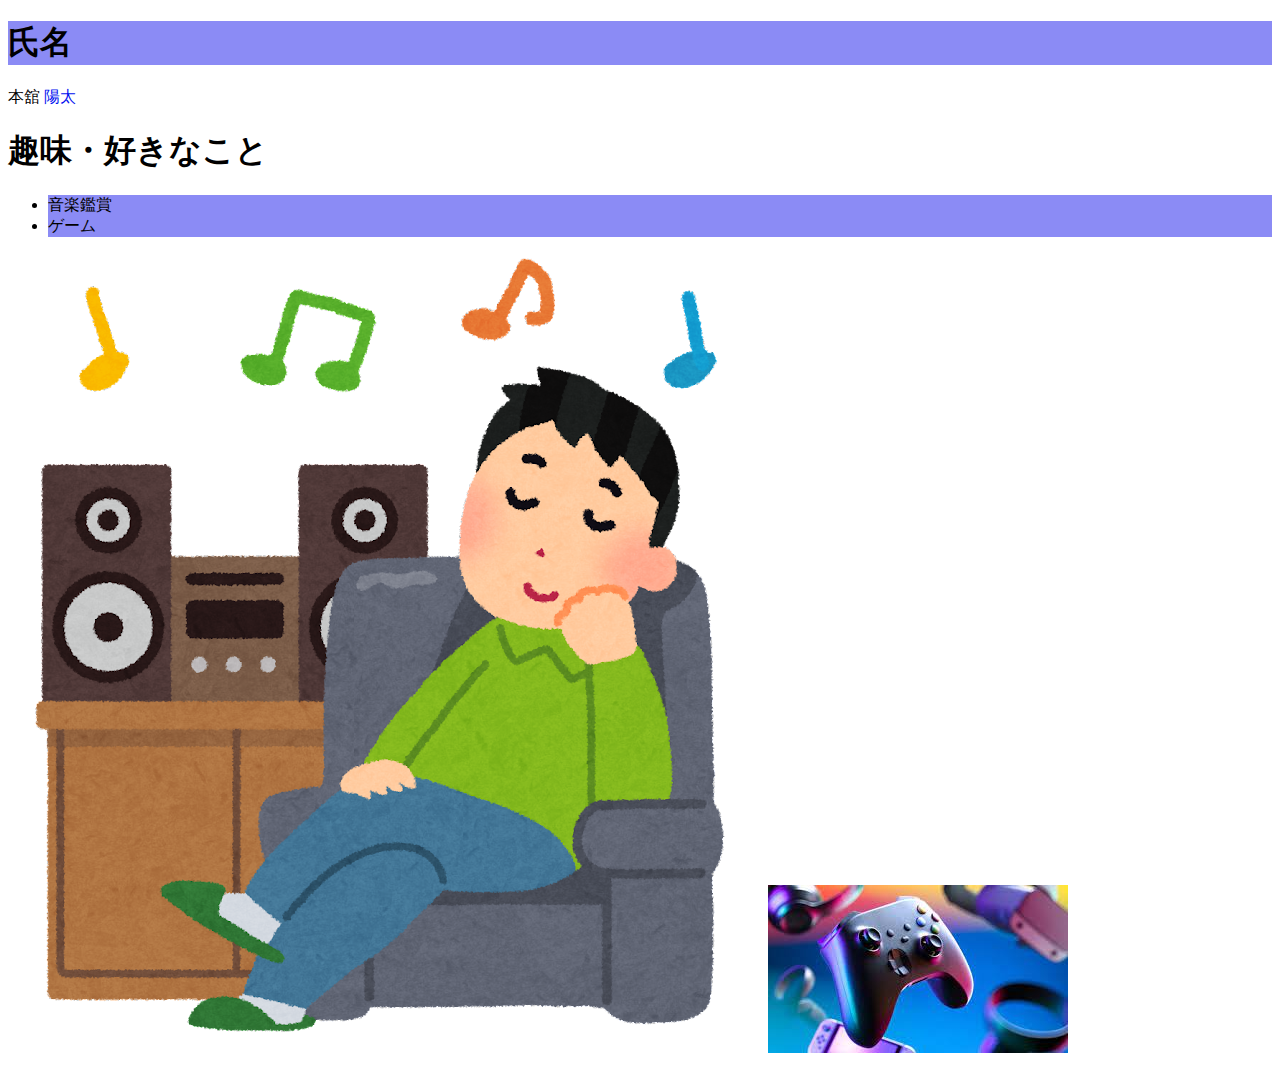
<file: profile/index.html>
<!DOCTYPE html>
<html>

<head>
    <title>自己紹介</title>
    <link rel = "stylesheet" href = "profile-style.css">
</head>

<body>
    <div class = "text-blue">
      <h1>氏名</h1>
    </div>
    <p> 本舘 <span id = "bg-blue"> 陽太 </span></p>
    <h1>趣味・好きなこと</h1>
    <ul>
        <li class = "text-blue  bg-orange"> 音楽鑑賞 </li>
        <li class = "text-blue" > ゲーム </li>
    </ul>
    <img src = "img/音楽鑑賞.png" alt = "音楽鑑賞">
    <img src = "img/ge-mmu.jpg" alt = "ゲーム">
</body>
</html>
</file>
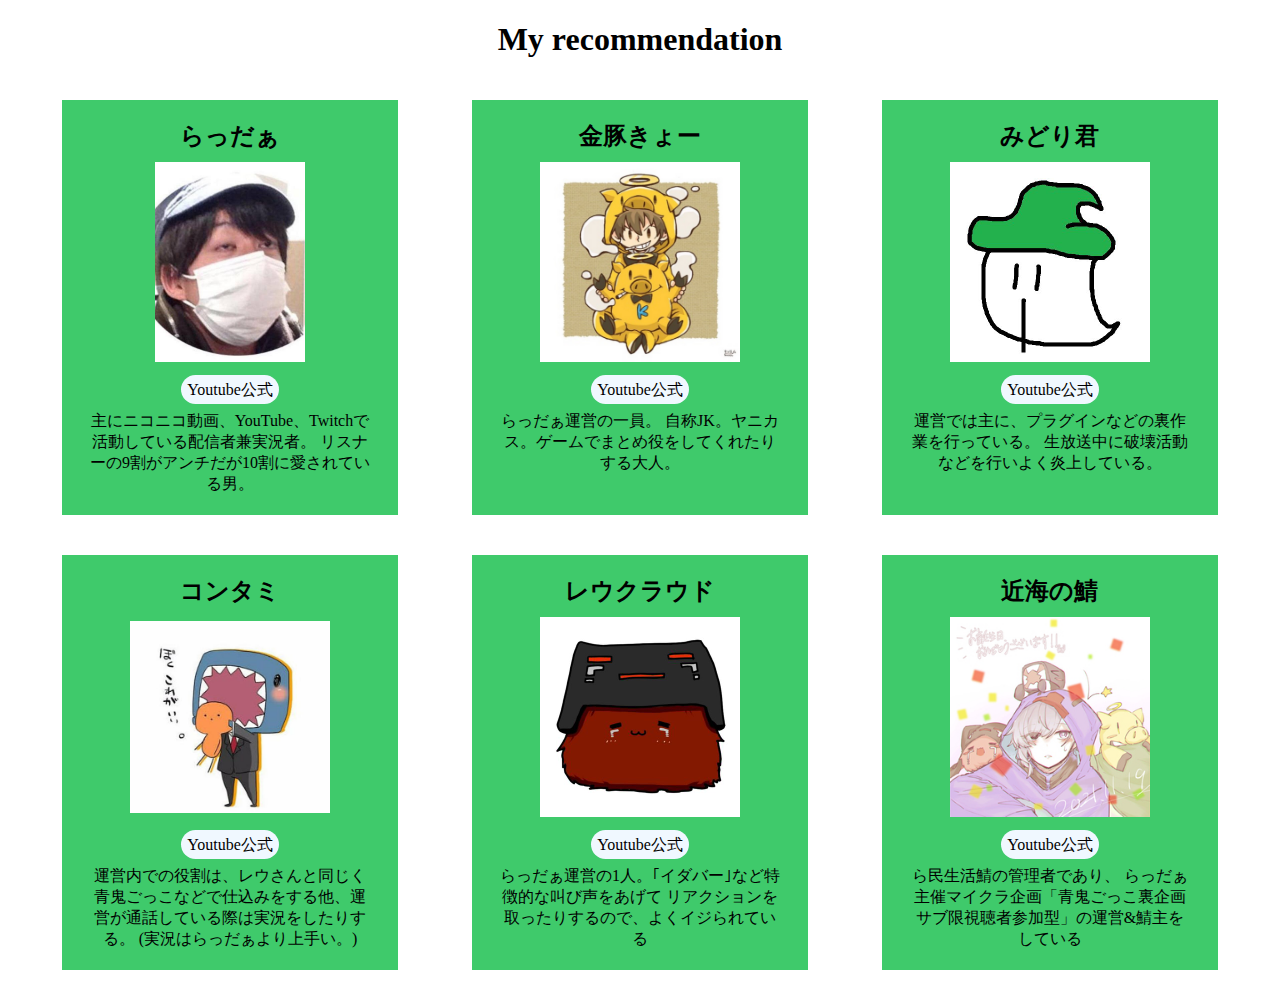
<file: box/box-layout.html>
<!DOCTYPE html>
<html lang="en">
<head>
    <meta charset="UTF-8">
    <meta name="viewport" content="width=device-width, initial-scale=1.0">
    <title>recommendation</title>
    <link rel="stylesheet" href="box-layout-style.css">
</head>
<body>
    <h1>My recommendation</h1>
    <div class="box">
    <div class="first">    
    <div class="guti">
        <h2>らっだぁ</h2>
        <div class="radao"><img src="img/radao.jpg" alt="らっだぁ"></div><br>
        <a href="#" target="_blank">Youtube公式</a>
        <p>主にニコニコ動画、YouTube、Twitchで活動している配信者兼実況者。
        リスナーの9割がアンチだが10割に愛されている男。</p>
    </div>
    <div class="guti">
        <h2>金豚きょー</h2>
        <div class="radao"><img src="img/unnamed.jpg" alt="きょーさん"></div><br>
        <a href="#" target="_blank">Youtube公式</a>
        <p>らっだぁ運営の一員。 自称JK。ヤニカス。ゲームでまとめ役をしてくれたりする大人。</p>
    </div>
    <div class="guti">
        <h2>みどり君</h2>
        <div class="radao"><img src="img/midorikunn.jpg" alt="みどり君"></div><br>
        <a href="#" target="_blank">Youtube公式</a>
        <p>運営では主に、プラグインなどの裏作業を行っている。
        生放送中に破壊活動などを行いよく炎上している。</p>
    </div>
    </div>
    <div class="second">
    <div class="guti">
        <h2>コンタミ</h2>
        <div class="radao"><img src="img/konntam.jpg" alt="コンちゃん"></div><br>
        <a href="#" target="_blank">Youtube公式</a>
        <p>運営内での役割は、レウさんと同じく青鬼ごっこなどで仕込みをする他、運営が通話している際は実況をしたりする。
      (実況はらっだぁより上手い。)</p>
    </div>
    <div class="guti">
        <h2>レウクラウド</h2>
        <div class="radao"><img src="img/reukuraudo.jpg" alt="レウさん"></div><br>
        <a href="#" target="_blank">Youtube公式</a>
        <P>らっだぁ運営の1人。｢イダバー｣など特徴的な叫び声をあげて
        リアクションを取ったりするので、よくイジられている</P>
    </div>
    <div class="guti">
        <h2>近海の鯖</h2>
        <div class="radao"><img src="img/kinnkai.jpg" alt="近海の鯖"></div><br>
        <a href="#" target="_blank">Youtube公式</a>
        <p>ら民生活鯖の管理者であり、
       らっだぁ主催マイクラ企画「青鬼ごっこ裏企画 サブ限視聴者参加型」の運営&鯖主をしている</p>
    </div>
</div>
</div>
</body>
</html>
</file>
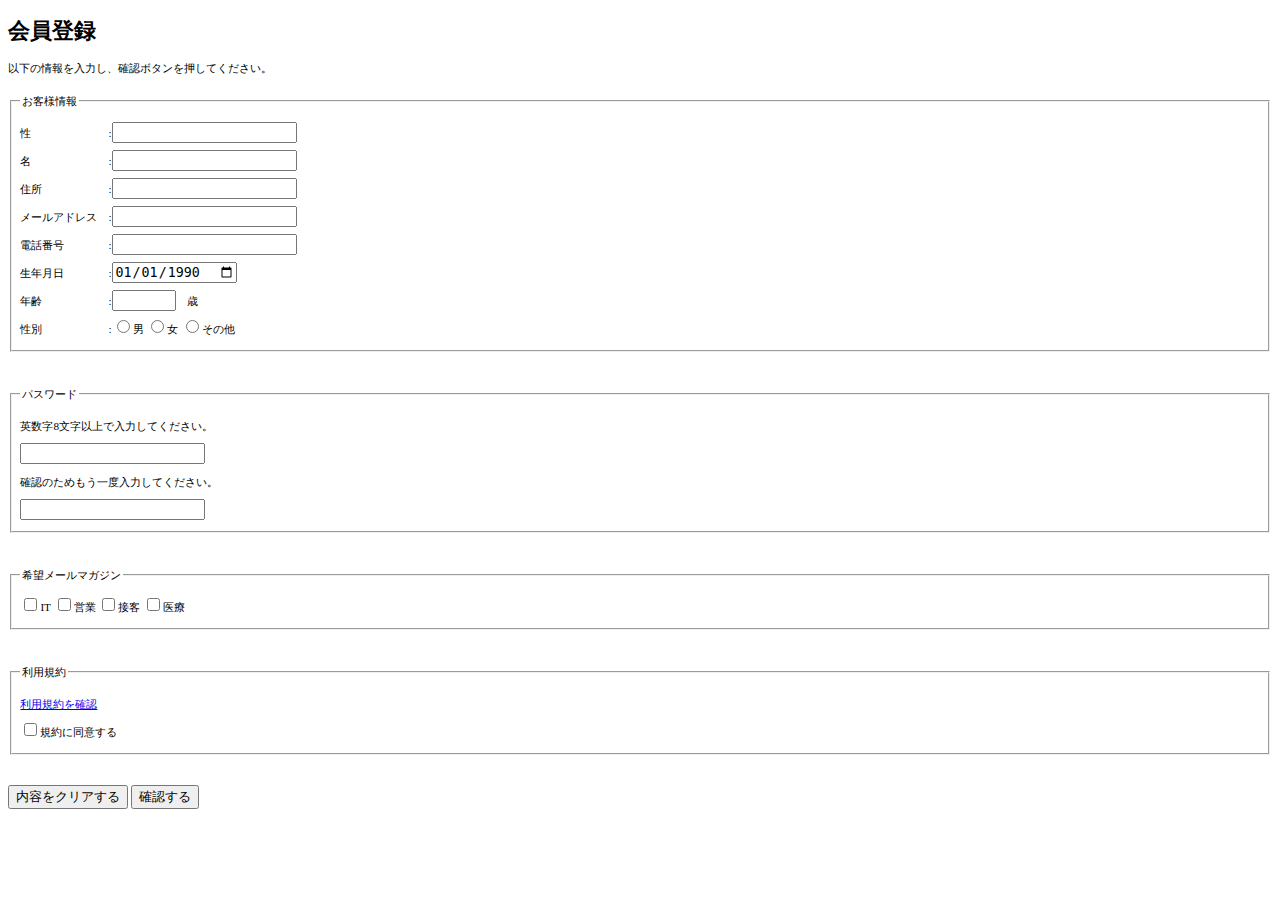
<file: form/form.html>
<!DOCTYPE html>
<html>
    <head>
        <title>入力フォーム</title>
        <link rel="stylesheet" href="form-style.css">
    </head>
<body>
    <h1>会員登録</h1>
    <p>以下の情報を入力し、確認ボタンを押してください。</p>
    <form action="#" method="post">
    <fieldset>
        <legend>お客様情報</legend> 
        性　　　　　　　:<input type="text" name="last_name"> <br>
        名　　　　　　　:<input type="text" name="first_name"> <br>
        住所　　　　　　:<input type="text" name="address"> <br>
        メールアドレス　:<input type="email" name="email"><br>
        電話番号　　　　:<input type="tel" name="tel"><br>
        生年月日　　　　:<input type="date" name="birthday" value="1990-01-01"><br>
        年齢　　　　　　:<input type="number" name="age" min="0" max="150">　歳<br>
        性別　　　　　　:<label><input type="radio" name="gender" value="0">男</label>
             <label><input type="radio" name="gender" value="1">女</label>
             <label><input type="radio" name="gender" value="2">その他</label>
             </fieldset>
            <br>
            
     <fieldset>    
       <legend>パスワード</legend>
       英数字8文字以上で入力してください。<br>
       <input type="password" name="password"><br>
       確認のためもう一度入力してください。<br>
       <input type="password" name="password_confirm"><br>    
    </fieldset>  
    <br>

    
    <fieldset>
        <legend>希望メールマガジン</legend>
        <label><input type="checkbox" name="magazine" value="1">IT</label>
        <label><input type="checkbox" name="magazine" value="2">営業</label>
        <label><input type="checkbox" name="magazine" value="3">接客</label>
        <label><input type="checkbox" name="magazine" value="4">医療</label>
    </fieldset>
    <br>


    <fieldset>
        <legend>利用規約</legend>
        <a href="terms.html">利用規約を確認</a><br>
        <label><input type="checkbox" name="terms" value="agree">規約に同意する</label>
    </fieldset>
     <br>

    <button type="reset">内容をクリアする</button>
    <button type="submit">確認する</button>
</form>
    
    

</body>    
</html>
</file>
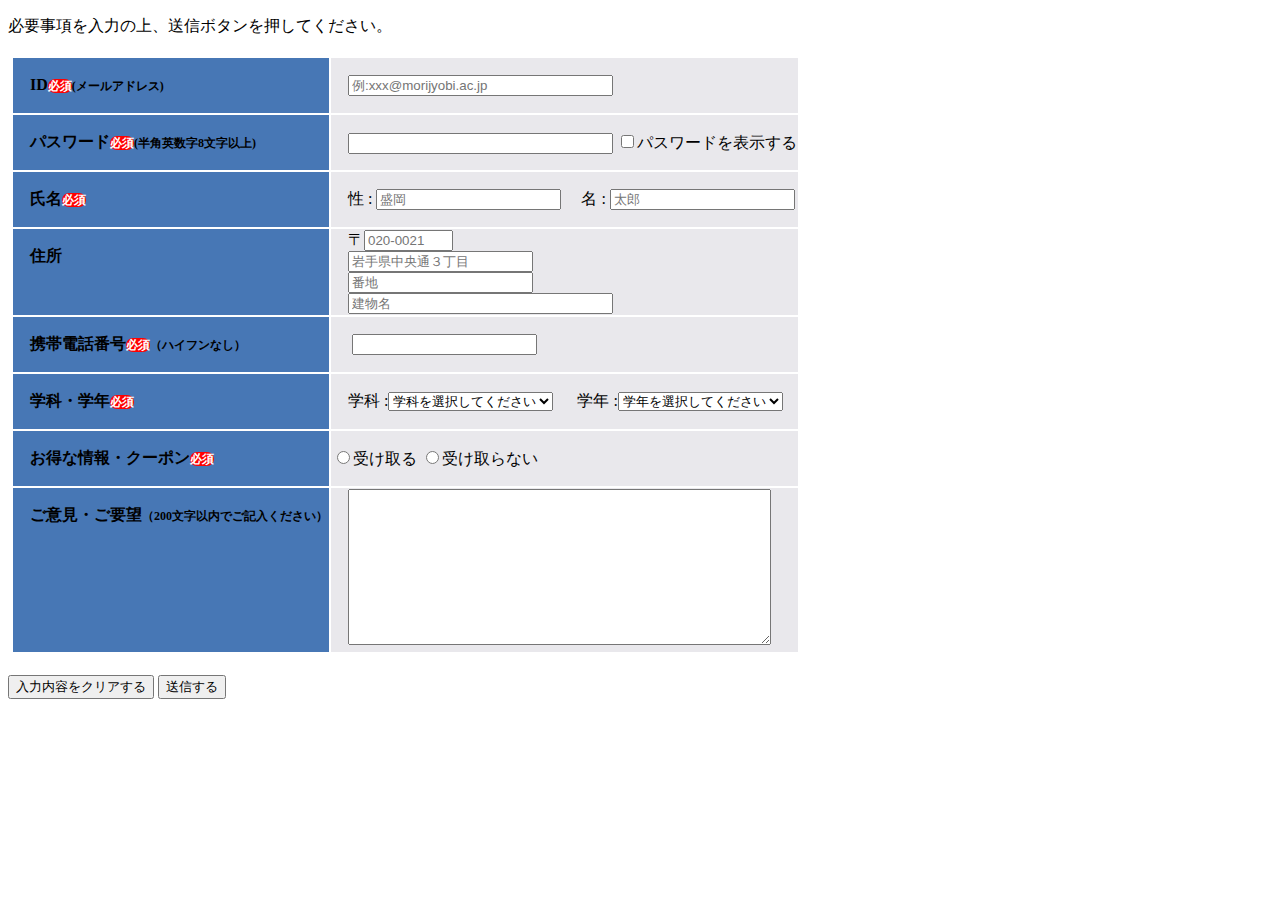
<file: form/register.html>
<!DOCTYPE html>
<html>
    <head>
        <title>登録フォーム</title>  
        <link rel = "stylesheet" href = "regisuter-style.css">
    </head>
<body>
    <p> 必要事項を入力の上、送信ボタンを押してください。</p>
    <form action = "#" method = "get" enctype = "multipart/form-data">
<table>  
 <tr>
    <th><P>　ID<span class="hissu">必須</span><span class="tiisaku">(メールアドレス)</span></P></th>
    <td>　<input type="email" name="user_email" size="30" placeholder="例:xxx@morijyobi.ac.jp" required></td>
 </tr>
 <tr>
    <th><p>　パスワード<span class="hissu">必須</span><span class="tiisaku">(半角英数字8文字以上)</span></p></th>
    <td>　<input type="password" name="user_pw" size="30" minlength="8" required>
        <label><input type="checkbox">パスワードを表示する</label> 
    </td>
 </tr>
 <tr>
    <th><p>　氏名<span class="hissu">必須</span></p></th>
    <td>　性 : <input type="text" name="last_name" placeholder="盛岡" required> 
        　名 : <input type="text" name="first_name" placeholder="太郎" required> </td>
    </tr>
 <tr>
    <th><p>　住所</p></th>
    <td>　〒<input type="text" name="address" size="8" placeholder="020-0021" readonly><br>
    　<input type="text" name="address" placeholder="岩手県中央通３丁目" readonly><br>
    　<input type="text" name="address" placeholder="番地" ><br>
    　<input type="text" name="address" placeholder="建物名" size="30"></td> 
 </tr>   
 <tr>
    <th><p>　携帯電話番号<span class="hissu">必須</span><span class="tiisaku">（ハイフンなし）</span></p></th>
    <td>　 <input type="tel" name="user_tel" required></td>
 </tr>    
<tr>
    <th><p>　学科・学年<span class="hissu">必須</span></p></th>
    <td>
        　学科 :<select name="class" required>
          <option value="" required>学科を選択してください</option>
          <option value="1">システム系学科</option>
          <option value="2">ビジネス系学科</option>
          <option value="3">デザイン系学科</option>
              </select> 
       　 学年 :<select name="number" required>
            <option value="">学年を選択してください</option>
            <option value="1">１年</option>
            <option value="2">２年</option>
            <option value="3">３年</option>
            <option value="4">４年</option>
        </select>      
    </td>
</tr>
<tr>
    <th><p>　お得な情報・クーポン<span class="hissu">必須</span></p></th>
    <td><label><input type="radio" name="magazin" required>受け取る</label>
        <label><input type="radio" name="magazin" required>受け取らない</label> </td>
</tr>
<tr>
    <th><p>　ご意見・ご要望<span class="tiisaku">（200文字以内でご記入ください）</span></p></th>
    <td>　<textarea name="multiple" cols="50" rows="10" maxlength="200"></textarea></td>
</tr>
</table>
<br>

<tr>
    <td><button type="reset">入力内容をクリアする</button>
    <button type="submit">送信する</button></td>
</tr>
    </form>
</body>

</html>
</file>
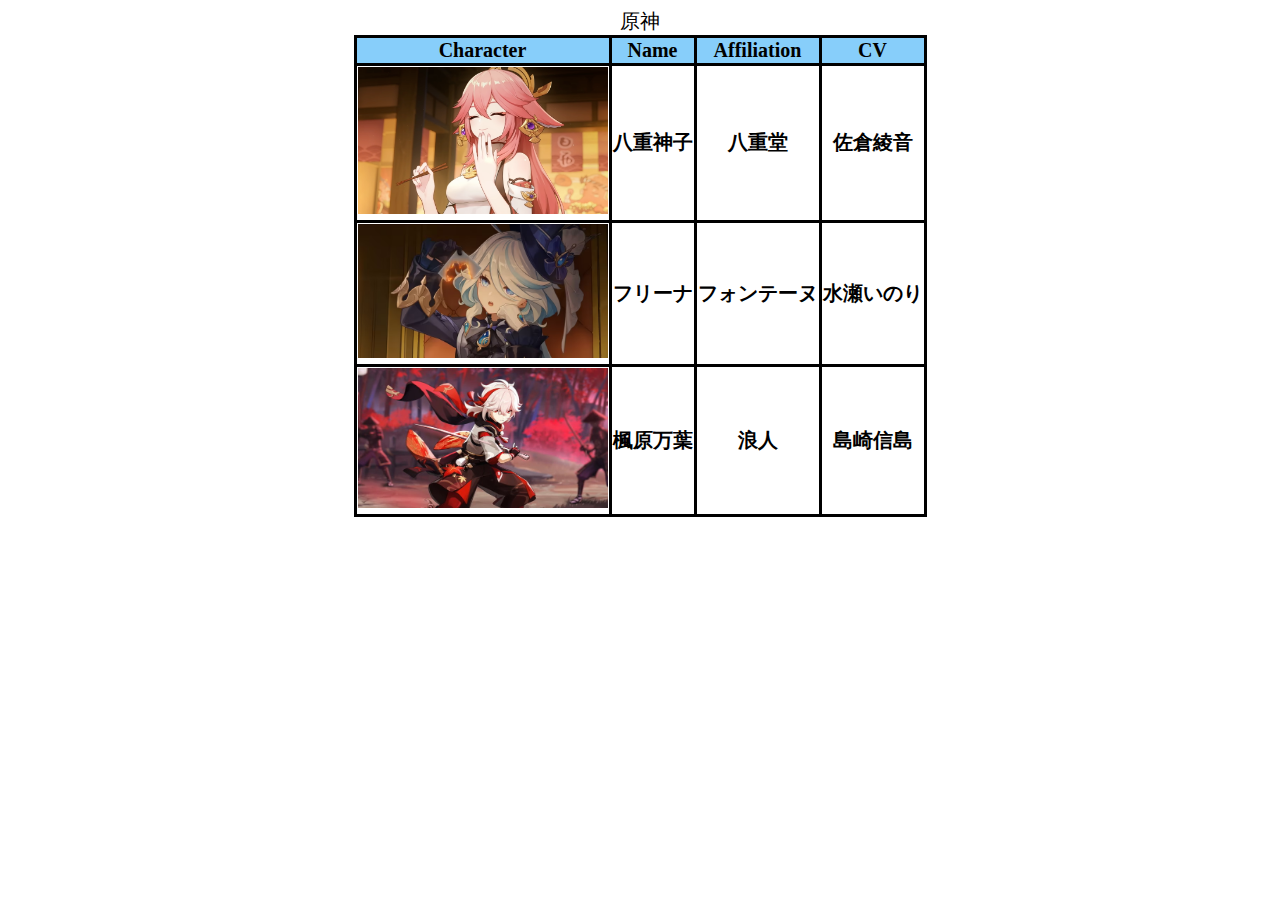
<file: table/table.html>
<!DOCTYPE html>
<html>

<head>
    <title> </title>
    <link rel = "stylesheet" href = "table-style.css">
</head>

<body>

<table>
    <caption> 原神 </caption>
    <thead>
            <th> Character </th>
            <th> Name </th>
            <th> Affiliation </th>
            <th> CV </th>
    </thead>
        </tr>
        <tr>
            <th> <img src = "img2/yaemiko.png" aut = "八重神子"> </th>
            <th> 八重神子 </th>
            <th> 八重堂 </th>
            <th> 佐倉綾音 </th>
        </tr>
            <th> <img src = "img2/huri-na.avif" aut = "フリーナ"> </th>
            <th> フリーナ </th>
            <th> フォンテーヌ </th>
            <th> 水瀬いのり </th>
        </tr>
            <th> <img src = "img2/kazuha.jpg" aut = "楓原万葉" > </th>
            <th> 楓原万葉 </th>
            <th> 浪人 </th>
            <th> 島崎信島</th>
</table>

</body>

</html>
</file>
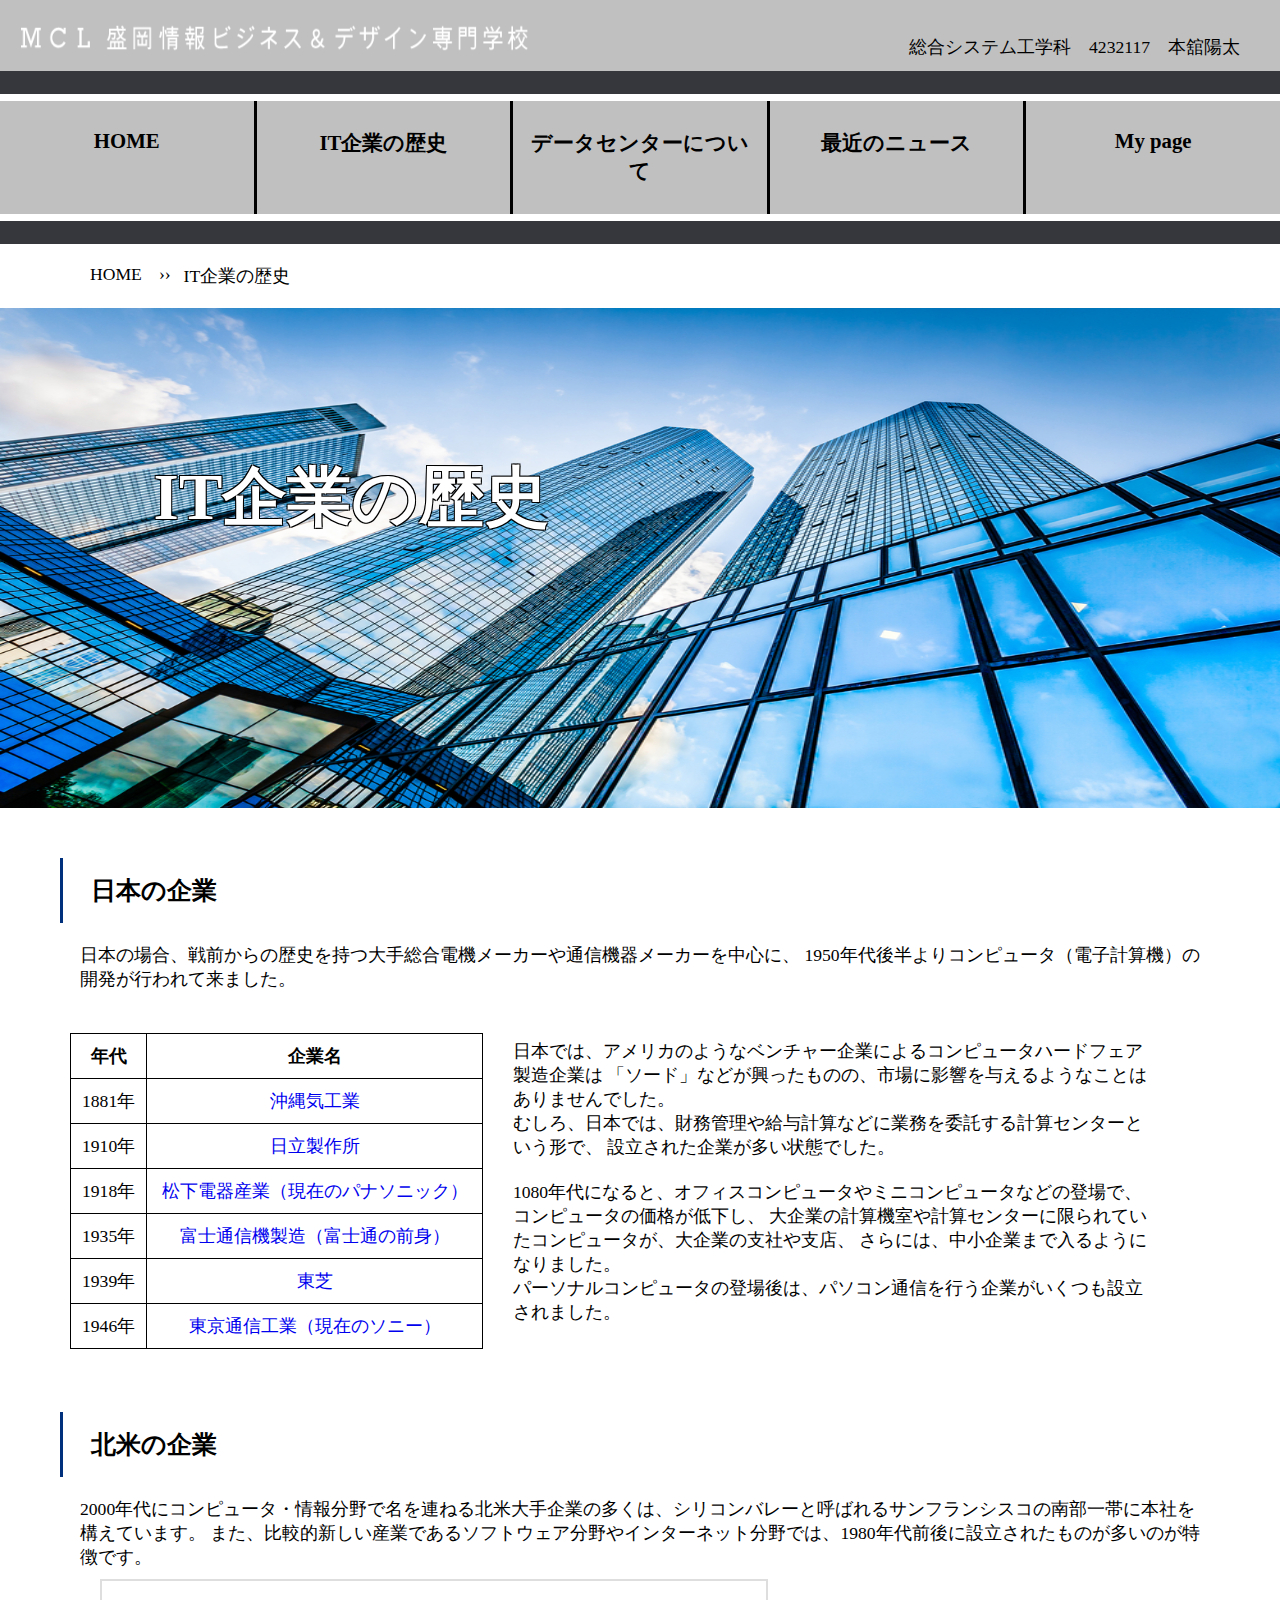
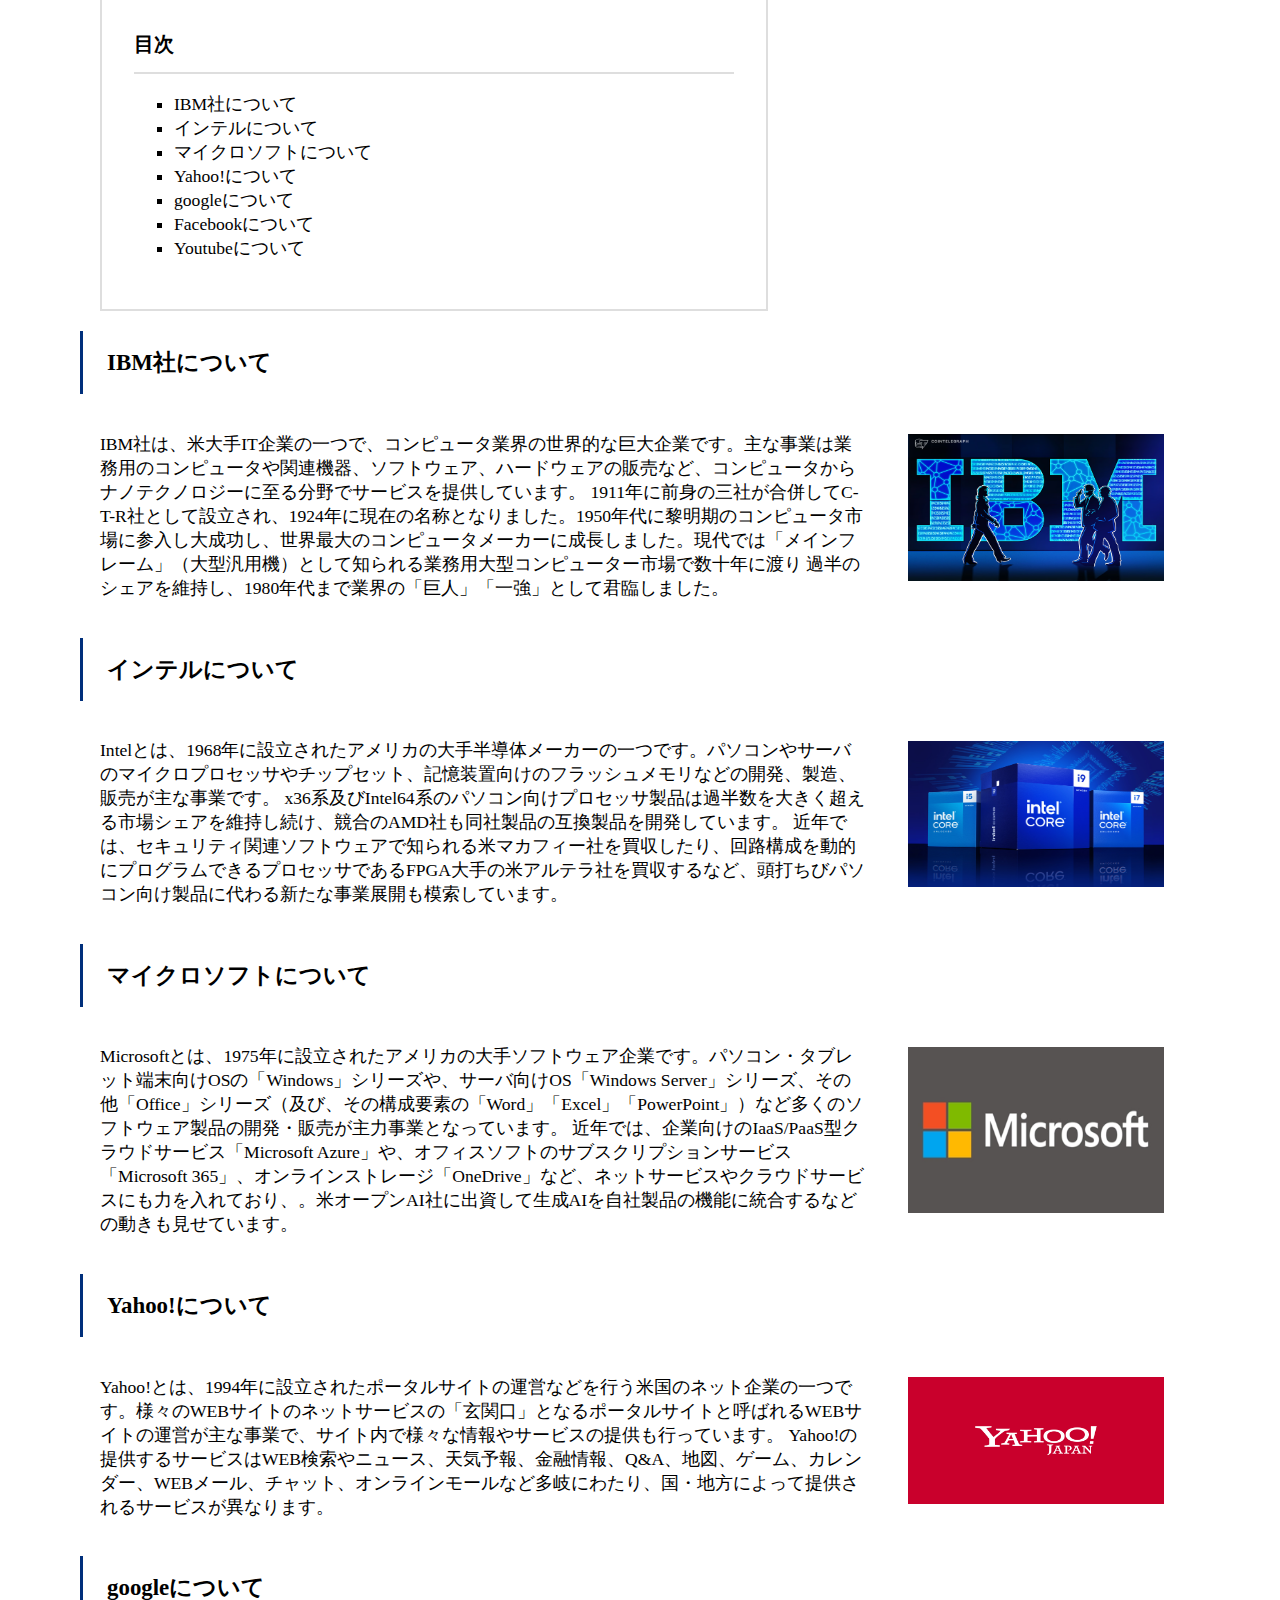
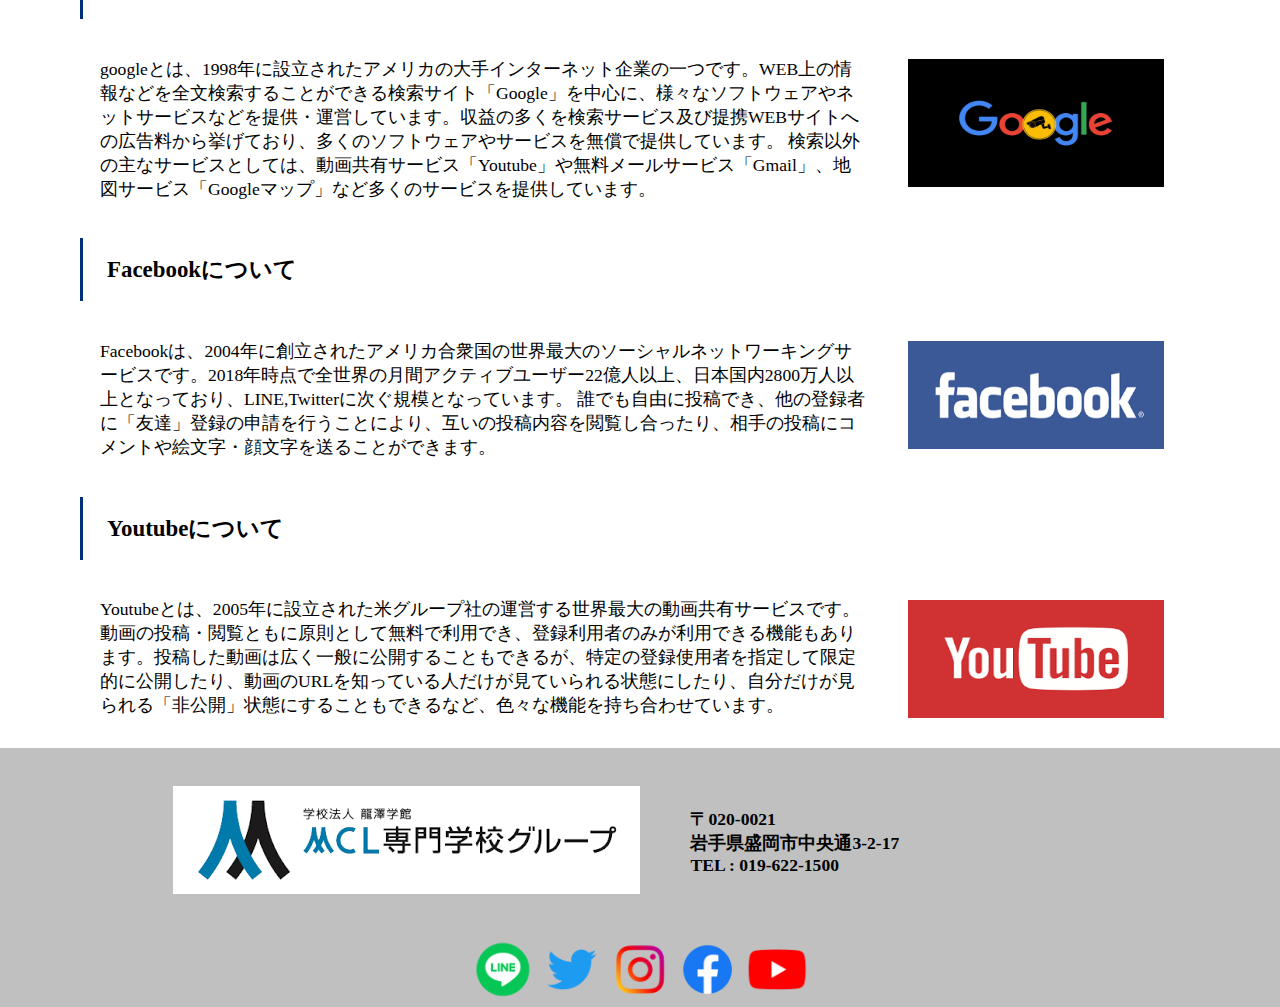
<file: midterm assignment/HTML/it.html>
<!DOCTYPE html>
<html lang="en">

<head>
    <meta charset="UTF-8">
    <meta name="viewport" content="width=device-width, initial-scale=1.0">
    <title>HTML/CSS 中間課題</title>
    <link rel="stylesheet" href="../CSS/all-style.css">
    <link rel="stylesheet" href="../CSS/it-style.css">
    <link rel="stylesheet" href="it.html">
    <link rel="stylesheet" href="occupation.html">
    <link rel="stylesheet" href="self-introduction.html">
    <link rel="stylesheet" href="#">
    <link rel="icon" href="../img/it/企業.png">

</head>

<body>
    <header class="sitehead">
        <div class="sitehead_inner">
            <main class="sitehead_left">
                <a href="../index.html">
                    <img src="../img/all/h1_logo.png" alt="h1_logo">
                </a>
            </main>

            <aside class="sitehead_right">
                <div>
                    <p>総合システム工学科　4232117　本舘陽太</p>
                </div>
            </aside>
        </div>
    </header>

    <div class="mainvisualnav_nav">
        <nav>
            <ul class="mainvisualnav">
                <li class="mainvisualnav_item">
                    <a href="../index.html">
                        <p class="mainvisualnav__title">HOME</p>
                    </a>
                </li>
                <li class="mainvisualnav_item">
                    <a href="#">
                        <p class="mainvisualnav__title">IT企業の歴史</p>
                    </a>
                </li>
                <li class="mainvisualnav_item">
                    <a href="occupation.html">
                        <p class="mainvisualnav__title">データセンターについて</p>
                    </a>
                </li>
                <li class="mainvisualnav_item">
                    <a href="news.html">
                        <p class="mainvisualnav__title">最近のニュース</p>
                    </a>
                </li>
                <li class="mainvisualnav_item">
                    <a href="self-introduction.html">
                        <p class="mainvisualnav__title">My page</p>
                    </a>
                </li>
            </ul>
        </nav>
    </div>

    <ol class="breadcrumbs">
        <li><a href="../index.html">HOME</a></li>
        <li><a href="#">IT企業の歴史</a></li>
    </ol>

    <div class="it_ipg">
        <img src="../img/it/IT企業.jpg" alt="IT企業">
        <p>IT企業の歴史</p>
    </div>

    <h1 id="page_it1">日本の企業</h1>
    <p class="it1_p">日本の場合、戦前からの歴史を持つ大手総合電機メーカーや通信機器メーカーを中心に、
        1950年代後半よりコンピュータ（電子計算機）の開発が行われて来ました。</p>
    <div class="container">
        <main class="it1_main">
            <article>
                <table class="japan">
                    <tr>
                        <th>年代</th>
                        <th>企業名</th>
                    </tr>
                    <tr>
                        <td>1881年</td>
                        <td><a
                                href="https://ja.wikipedia.org/wiki/%E6%B2%96%E9%9B%BB%E6%B0%97%E5%B7%A5%E6%A5%AD">沖縄気工業</a>
                        </td>
                    </tr>
                    <tr>
                        <td>1910年</td>
                        <td><a
                                href="https://ja.wikipedia.org/wiki/%E6%97%A5%E7%AB%8B%E8%A3%BD%E4%BD%9C%E6%89%80">日立製作所</a>
                        </td>
                    </tr>
                    <tr>
                        <td>1918年</td>
                        <td><a
                                href="https://ja.wikipedia.org/wiki/%E3%83%91%E3%83%8A%E3%82%BD%E3%83%8B%E3%83%83%E3%82%AF">松下電器産業（現在のパナソニック）</a>
                        </td>
                    </tr>
                    <tr>
                        <td>1935年</td>
                        <td><a href="https://ja.wikipedia.org/wiki/%E5%AF%8C%E5%A3%AB%E9%80%9A">富士通信機製造（富士通の前身）</a>
                        </td>
                    </tr>
                    <tr>
                        <td>1939年</td>
                        <td><a href="https://ja.wikipedia.org/wiki/%E6%9D%B1%E8%8A%9D">東芝</a></td>
                    </tr>
                    <tr>
                        <td>1946年</td>
                        <td><a href="https://ja.wikipedia.org/wiki/%E3%82%BD%E3%83%8B%E3%83%BC">東京通信工業（現在のソニー）</a>
                        </td>
                    </tr>
                </table>
            </article>
        </main>
        <aside class="it1_aside">
            <p>日本では、アメリカのようなベンチャー企業によるコンピュータハードフェア製造企業は
                「ソード」などが興ったものの、市場に影響を与えるようなことはありませんでした。<br>
                むしろ、日本では、財務管理や給与計算などに業務を委託する計算センターという形で、
                設立された企業が多い状態でした。<br><br>
                1080年代になると、オフィスコンピュータやミニコンピュータなどの登場で、コンピュータの価格が低下し、
                大企業の計算機室や計算センターに限られていたコンピュータが、大企業の支社や支店、
                さらには、中小企業まで入るようになりました。<br>
                パーソナルコンピュータの登場後は、パソコン通信を行う企業がいくつも設立されました。
            </p>
        </aside>
    </div>
    <br>

    <h1 id="page_it2">北米の企業</h1>
    <p class="it1_p">2000年代にコンピュータ・情報分野で名を連ねる北米大手企業の多くは、シリコンバレーと呼ばれるサンフランシスコの南部一帯に本社を構えています。
        また、比較的新しい産業であるソフトウェア分野やインターネット分野では、1980年代前後に設立されたものが多いのが特徴です。
    </p>

    <div class="page_all">

        <div class="page_index">
            <p>目次</p>
            <ul type="square">
                <li><a href="#page1">IBM社について</a></li>
                <li><a href="#page2">インテルについて</a></li>
                <li><a href="#page3">マイクロソフトについて</a></li>
                <li><a href="#page4">Yahoo!について</a></li>
                <li><a href="#page5">googleについて</a></li>
                <li><a href="#page6">Facebookについて</a></li>
                <li><a href="#page7">Youtubeについて</a></li>
            </ul>
        </div>
    </div>

    <h2 id="page1">IBM社について</h2>
    <div class="page_aside">
        <main class="page_main">
            <p class="page_p">
                IBM社は、米大手IT企業の一つで、コンピュータ業界の世界的な巨大企業です。主な事業は業務用のコンピュータや関連機器、ソフトウェア、ハードウェアの販売など、コンピュータからナノテクノロジーに至る分野でサービスを提供しています。
                1911年に前身の三社が合併してC-T-R社として設立され、1924年に現在の名称となりました。1950年代に黎明期のコンピュータ市場に参入し大成功し、世界最大のコンピュータメーカーに成長しました。現代では「メインフレーム」（大型汎用機）として知られる業務用大型コンピューター市場で数十年に渡り
                過半のシェアを維持し、1980年代まで業界の「巨人」「一強」として君臨しました。
            </p>
        </main>
        <aside class="aside_img">
            <img src="../img/it/IBM.jpg" alt="IBM">
        </aside>
    </div>

    <h2 id="page2">インテルについて</h2>
    <div class="page_aside">
        <main class="page_main">
            <p class="page_p">
                Intelとは、1968年に設立されたアメリカの大手半導体メーカーの一つです。パソコンやサーバのマイクロプロセッサやチップセット、記憶装置向けのフラッシュメモリなどの開発、製造、販売が主な事業です。
                x36系及びIntel64系のパソコン向けプロセッサ製品は過半数を大きく超える市場シェアを維持し続け、競合のAMD社も同社製品の互換製品を開発しています。
                近年では、セキュリティ関連ソフトウェアで知られる米マカフィー社を買収したり、回路構成を動的にプログラムできるプロセッサであるFPGA大手の米アルテラ社を買収するなど、頭打ちびパソコン向け製品に代わる新たな事業展開も模索しています。
            </p>
        </main>
        <aside class="aside_img">
            <img src="../img/it/intel.jpg" alt="intel">
        </aside>
    </div>

    <h2 id="page3">マイクロソフトについて</h2>
    <div class="page_aside">
        <main class="page_main">
            <p class="page_p">
                Microsoftとは、1975年に設立されたアメリカの大手ソフトウェア企業です。パソコン・タブレット端末向けOSの「Windows」シリーズや、サーバ向けOS「Windows
                Server」シリーズ、その他「Office」シリーズ（及び、その構成要素の「Word」「Excel」「PowerPoint」）など多くのソフトウェア製品の開発・販売が主力事業となっています。
                近年では、企業向けのIaaS/PaaS型クラウドサービス「Microsoft Azure」や、オフィスソフトのサブスクリプションサービス「Microsoft
                365」、オンラインストレージ「OneDrive」など、ネットサービスやクラウドサービスにも力を入れており、。米オープンAI社に出資して生成AIを自社製品の機能に統合するなどの動きも見せています。
            </p>
        </main>
        <aside class="aside_img">
            <img src="../img/it/Microsoft.avif" alt="Microsoft">
        </aside>
    </div>

    <h2 id="page4">Yahoo!について</h2>
    <div class="page_aside">
        <main class="page_main">
            <p class="page_p">
                Yahoo!とは、1994年に設立されたポータルサイトの運営などを行う米国のネット企業の一つです。様々のWEBサイトのネットサービスの「玄関口」となるポータルサイトと呼ばれるWEBサイトの運営が主な事業で、サイト内で様々な情報やサービスの提供も行っています。
                Yahoo!の提供するサービスはWEB検索やニュース、天気予報、金融情報、Q&A、地図、ゲーム、カレンダー、WEBメール、チャット、オンラインモールなど多岐にわたり、国・地方によって提供されるサービスが異なります。
            </p>
        </main>
        <aside class="aside_img">
            <img src="../img/it/Yahoo.png" alt="Yahoo">
        </aside>
    </div>

    <h2 id="page5">googleについて</h2>
    <div class="page_aside">
        <main class="page_main">
            <p class="page_p">
                googleとは、1998年に設立されたアメリカの大手インターネット企業の一つです。WEB上の情報などを全文検索することができる検索サイト「Google」を中心に、様々なソフトウェアやネットサービスなどを提供・運営しています。収益の多くを検索サービス及び提携WEBサイトへの広告料から挙げており、多くのソフトウェアやサービスを無償で提供しています。
                検索以外の主なサービスとしては、動画共有サービス「Youtube」や無料メールサービス「Gmail」、地図サービス「Googleマップ」など多くのサービスを提供しています。
            </p>
        </main>
        <aside class="aside_img">
            <img src="../img/it/Google.jpg" alt="google">
        </aside>
    </div>

    <h2 id="page6">Facebookについて</h2>
    <div class="page_aside">
        <main class="page_main">
            <p class="page_p">
                Facebookは、2004年に創立されたアメリカ合衆国の世界最大のソーシャルネットワーキングサービスです。2018年時点で全世界の月間アクティブユーザー22億人以上、日本国内2800万人以上となっており、LINE,Twitterに次ぐ規模となっています。
                誰でも自由に投稿でき、他の登録者に「友達」登録の申請を行うことにより、互いの投稿内容を閲覧し合ったり、相手の投稿にコメントや絵文字・顔文字を送ることができます。
            </p>
        </main>
        <aside class="aside_img">
            <img src="../img/it/facebook.png" alt="facebook">
        </aside>
    </div>

    <h2 id="page7">Youtubeについて</h2>
    <div class="page_aside">
        <main class="page_main">
            <p class="page_p">
                Youtubeとは、2005年に設立された米グループ社の運営する世界最大の動画共有サービスです。
                動画の投稿・閲覧ともに原則として無料で利用でき、登録利用者のみが利用できる機能もあります。投稿した動画は広く一般に公開することもできるが、特定の登録使用者を指定して限定的に公開したり、動画のURLを知っている人だけが見ていられる状態にしたり、自分だけが見られる「非公開」状態にすることもできるなど、色々な機能を持ち合わせています。
            </p>
        </main>
        <aside class="aside_img">
            <img src="../img/it/Youtube.png" alt="youtube">
        </aside>
    </div>


    <footer>
        <div class="container">
            <main class="container_left">
                <div class="footer_img">
                    <img src="../img/all/download.png" alt="MCL">
                </div>
            </main>

            <aside class="footer_right">
                <p class="footer_p">〒020-0021 <br>
                    岩手県盛岡市中央通3-2-17 <br>
                    TEL : 019-622-1500
                </p>
            </aside>
        </div>
        <div class="box">
            <nav>
                <a href="https://line.me/R/ti/p/@498xrxml"><img src="../img/all/line.png" alt="line"></a>
                <a href="https://twitter.com/morijyobi_olive"><img src="../img/all/tw.png" alt="tw"></a>
                <a href="https://www.instagram.com/morijyobi_official/"><img src="../img/all/insta.png" alt="insta"></a>
                <a href="https://www.facebook.com/morijyobi/"><img src="../img/all/facebook.png" alt="facebook"></a>
                <a href="https://www.youtube.com/channel/UCAKPgACb02tmwJKZDAlQENA"><img src="../img/all/yt.png"
                        alt="youtube"></a>
            </nav>
        </div>
    </footer>
</body>

</html>
</file>
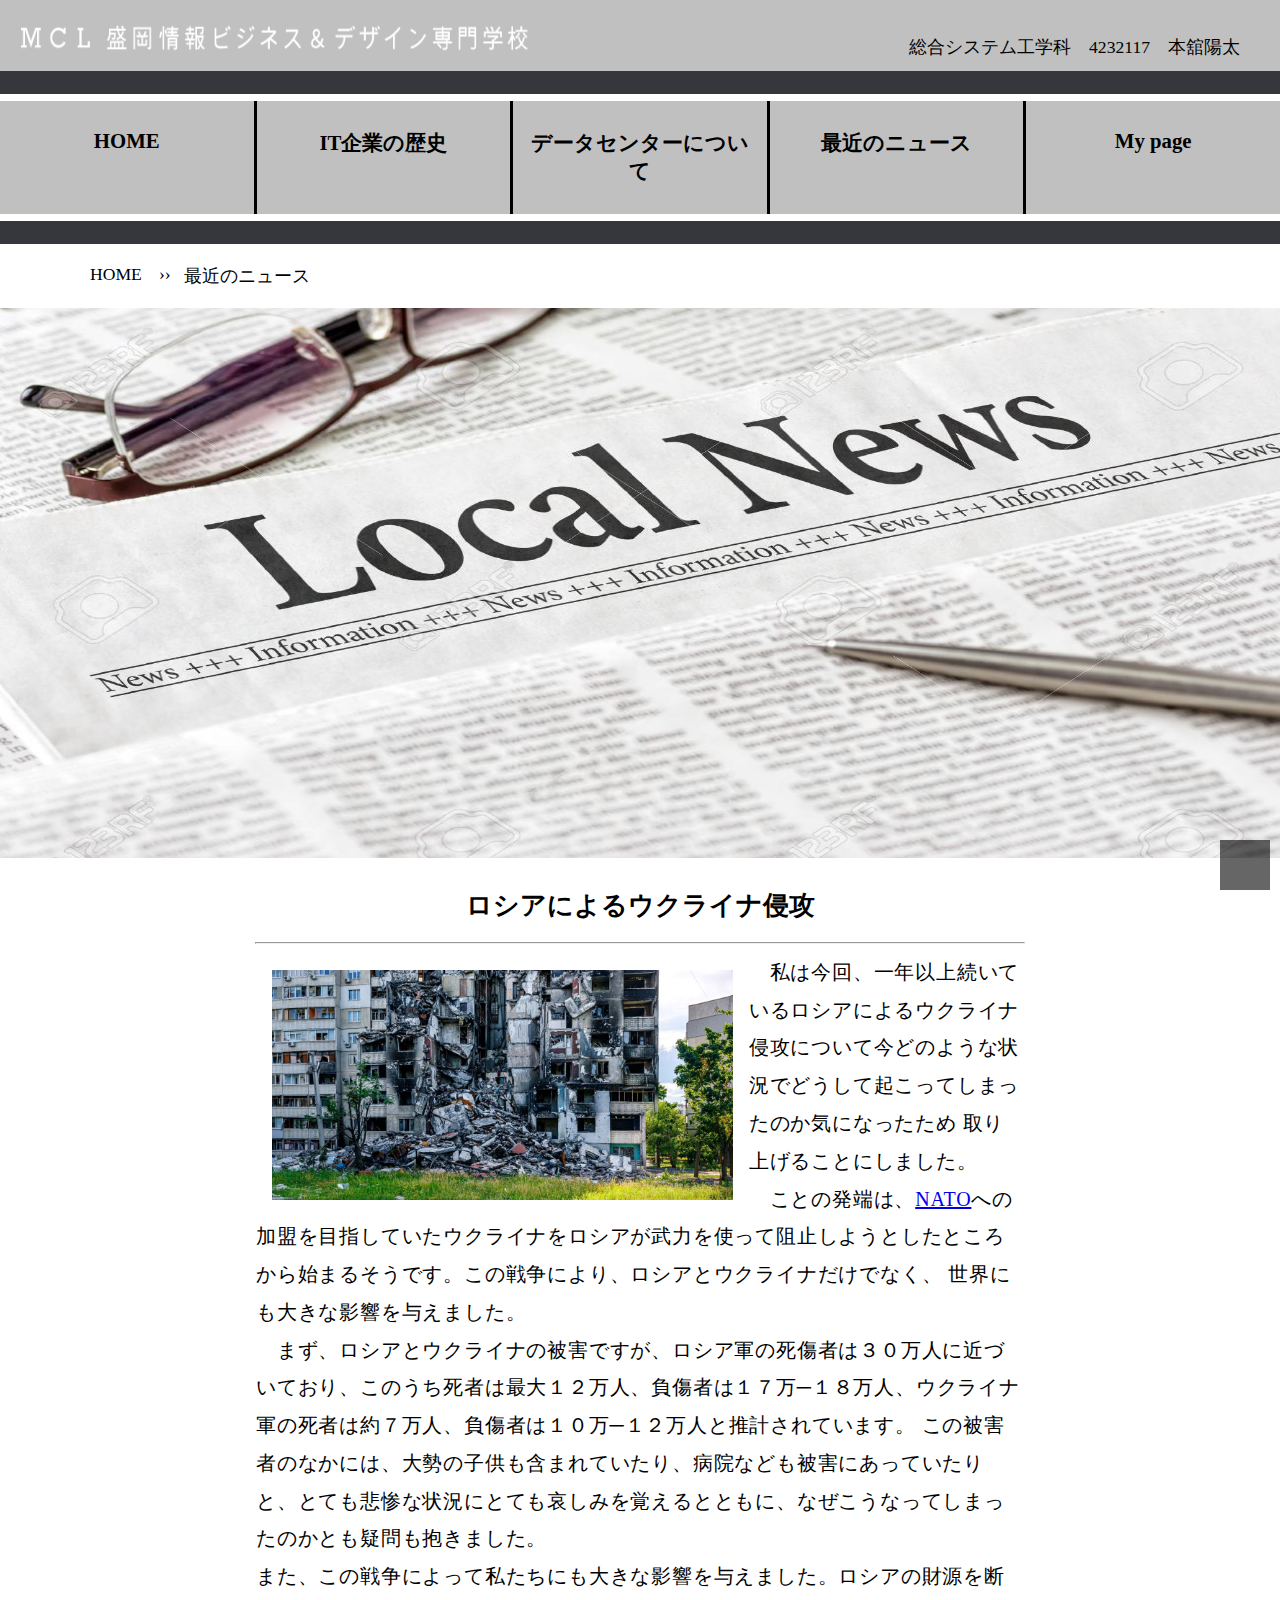
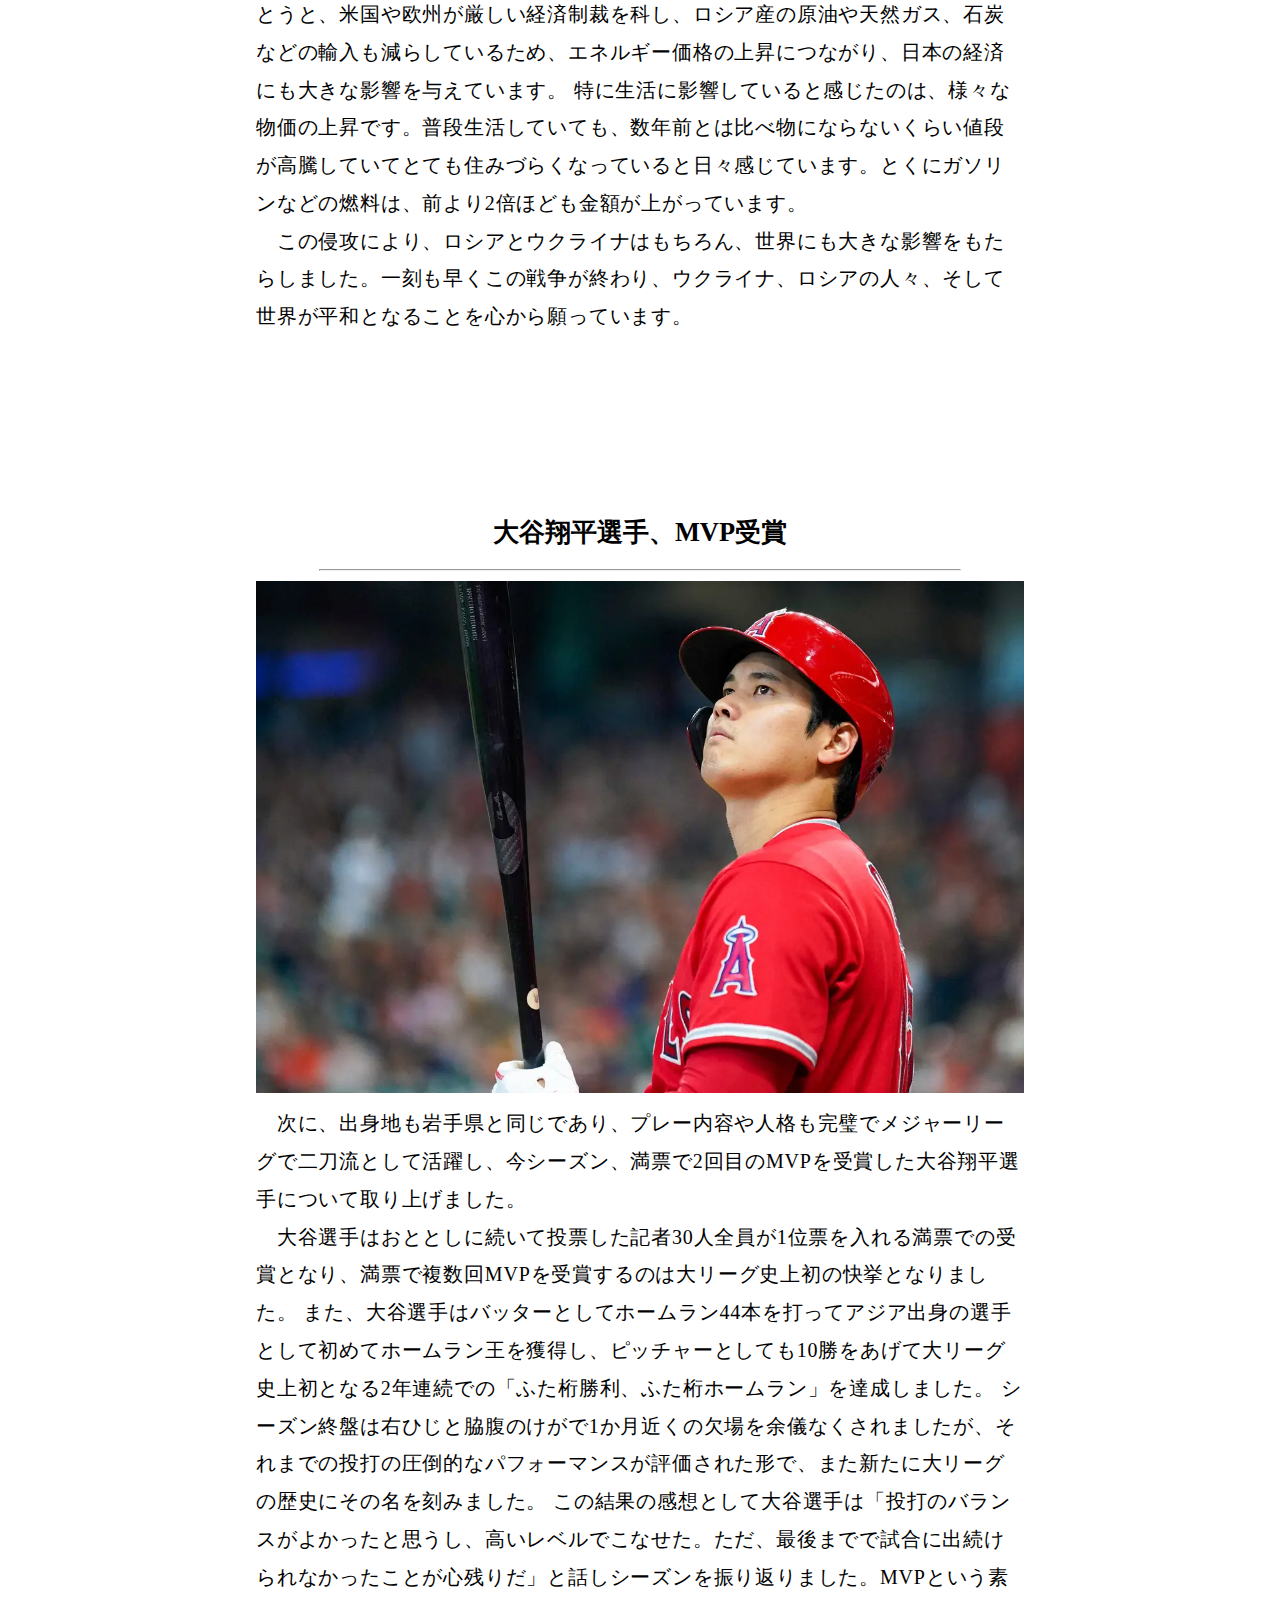
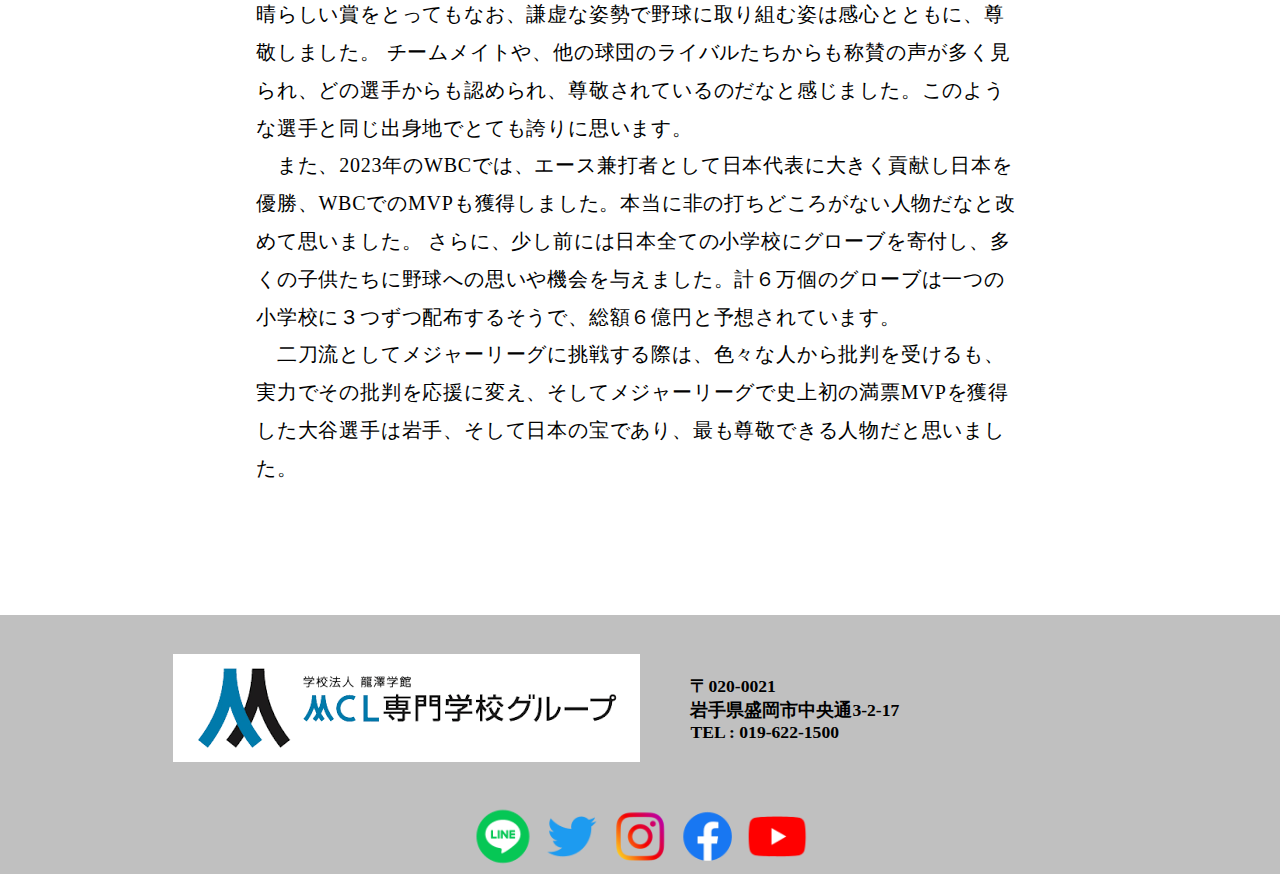
<file: midterm assignment/HTML/news.html>
<!DOCTYPE html>
<html lang="en">

<head>
    <meta charset="UTF-8">
    <meta name="viewport" content="width=device-width, initial-scale=1.0">
    <title>HTML/CSS 中間課題</title>
    <link rel="stylesheet" href="../CSS/all-style.css">
    <link rel="stylesheet" href="../CSS/news-style.css">
    <link rel="stylesheet" href="it.html">
    <link rel="stylesheet" href="occupation.html">
    <link rel="stylesheet" href="self-introduction.html">
    <link rel="stylesheet" href="#">

</head>

<body>
    <header class="sitehead">
        <div class="sitehead_inner">
            <main class="sitehead_left">
                <a href="../index.html">
                    <img src="../img/all/h1_logo.png" alt="h1_logo">
                </a>
            </main>

            <aside class="sitehead_right">
                <div>
                    <p>総合システム工学科　4232117　本舘陽太</p>
                </div>
            </aside>
        </div>
    </header>

    <div class="mainvisualnav_nav">
        <nav>
            <ul class="mainvisualnav">
                <li class="mainvisualnav_item">
                    <a href="../index.html">
                        <p class="mainvisualnav__title">HOME</p>
                    </a>
                </li>
                <li class="mainvisualnav_item">
                    <a href="it.html">
                        <p class="mainvisualnav__title">IT企業の歴史</p>
                    </a>
                </li>
                <li class="mainvisualnav_item">
                    <a href="occupation.html">
                        <p class="mainvisualnav__title">データセンターについて</p>
                    </a>
                </li>
                <li class="mainvisualnav_item">
                    <a href="#">
                        <p class="mainvisualnav__title">最近のニュース</p>
                    </a>
                </li>
                <li class="mainvisualnav_item">
                    <a href="self-introduction.html">
                        <p class="mainvisualnav__title">My page</p>
                    </a>
                </li>
            </ul>
        </nav>
    </div>

    <ol class="breadcrumbs">
        <li><a href="../index.html">HOME</a></li>
        <li><a href="#">最近のニュース</a></li>
    </ol>

    <div class="home_ipg">
        <img src="../img/news/新聞.jpg" alt="新聞">
    </div>
<!-- 
    <h2 class="h2_tag">最近のニュース</h2>
    <hr width="50%"> -->

    <!-- <div class="page_aside">
        <div class="page_index">
            <p>目次</p>
            <div class="page_index1">
                <ul type="square" class="ul_目次">
                    <li><a href="#news1">ロシアによるウクライナ侵攻</a></li>
                    <li><a href="#news2">大谷翔平選手、MVP受賞</a></li>
                </ul>
                <aside class="aside">
                    <img src="../img/news/目次.jpg" alt="目次">
                </aside>
            </div>
        </div>
    </div> -->



    <div id="page_top"><a href="#"></a></div>

    <h2 class="h2_tag" id="news1">
        ロシアによるウクライナ侵攻
    </h2>
    <hr width="60%">
    <div class="news_div">
        <img src="../img/news/news1.jpg" alt="news1" class="float_left">
        <p class="news_p">
            　私は今回、一年以上続いているロシアによるウクライナ侵攻について今どのような状況でどうして起こってしまったのか気になったため
            取り上げることにしました。<br>
            　ことの発端は、<a
                href="https://www.mofa.go.jp/mofaj/area/nato/index.html">NATO</a>への加盟を目指していたウクライナをロシアが武力を使って阻止しようとしたところから始まるそうです。この戦争により、ロシアとウクライナだけでなく、
            世界にも大きな影響を与えました。<br>
            　まず、ロシアとウクライナの被害ですが、ロシア軍の死傷者は３０万人に近づいており、このうち死者は最大１２万人、負傷者は１７万─１８万人、ウクライナ軍の死者は約７万人、負傷者は１０万─１２万人と推計されています。
            この被害者のなかには、大勢の子供も含まれていたり、病院なども被害にあっていたりと、とても悲惨な状況にとても哀しみを覚えるとともに、なぜこうなってしまったのかとも疑問も抱きました。<br>
            また、この戦争によって私たちにも大きな影響を与えました。ロシアの財源を断とうと、米国や欧州が厳しい経済制裁を科し、ロシア産の原油や天然ガス、石炭などの輸入も減らしているため、エネルギー価格の上昇につながり、日本の経済にも大きな影響を与えています。
            特に生活に影響していると感じたのは、様々な物価の上昇です。普段生活していても、数年前とは比べ物にならないくらい値段が高騰していてとても住みづらくなっていると日々感じています。とくにガソリンなどの燃料は、前より2倍ほども金額が上がっています。<br>
            　この侵攻により、ロシアとウクライナはもちろん、世界にも大きな影響をもたらしました。一刻も早くこの戦争が終わり、ウクライナ、ロシアの人々、そして世界が平和となることを心から願っています。
        </p>
    </div>


    <br>

    <h2 class="h2_tag" id="news2">
        大谷翔平選手、MVP受賞
    </h2>
    <hr width="50%">
    <div class="news_div">
        <div class="news2_img">
            <img src="../img/news/news2.jpg" alt="news2">
        </div>
        <p class="news_p">
            　次に、出身地も岩手県と同じであり、プレー内容や人格も完璧でメジャーリーグで二刀流として活躍し、今シーズン、満票で2回目のMVPを受賞した大谷翔平選手について取り上げました。<br>
            　大谷選手はおととしに続いて投票した記者30人全員が1位票を入れる満票での受賞となり、満票で複数回MVPを受賞するのは大リーグ史上初の快挙となりました。
            また、大谷選手はバッターとしてホームラン44本を打ってアジア出身の選手として初めてホームラン王を獲得し、ピッチャーとしても10勝をあげて大リーグ史上初となる2年連続での「ふた桁勝利、ふた桁ホームラン」を達成しました。
            シーズン終盤は右ひじと脇腹のけがで1か月近くの欠場を余儀なくされましたが、それまでの投打の圧倒的なパフォーマンスが評価された形で、また新たに大リーグの歴史にその名を刻みました。
            この結果の感想として大谷選手は「投打のバランスがよかったと思うし、高いレベルでこなせた。ただ、最後までで試合に出続けられなかったことが心残りだ」と話しシーズンを振り返りました。MVPという素晴らしい賞をとってもなお、謙虚な姿勢で野球に取り組む姿は感心とともに、尊敬しました。
            チームメイトや、他の球団のライバルたちからも称賛の声が多く見られ、どの選手からも認められ、尊敬されているのだなと感じました。このような選手と同じ出身地でとても誇りに思います。<br>
            　また、2023年のWBCでは、エース兼打者として日本代表に大きく貢献し日本を優勝、WBCでのMVPも獲得しました。本当に非の打ちどころがない人物だなと改めて思いました。
            さらに、少し前には日本全ての小学校にグローブを寄付し、多くの子供たちに野球への思いや機会を与えました。計６万個のグローブは一つの小学校に３つずつ配布するそうで、総額６億円と予想されています。<br>
            　二刀流としてメジャーリーグに挑戦する際は、色々な人から批判を受けるも、実力でその批判を応援に変え、そしてメジャーリーグで史上初の満票MVPを獲得した大谷選手は岩手、そして日本の宝であり、最も尊敬できる人物だと思いました。
        </p>
    </div>


    <footer>
        <div class="container">
            <main class="container_left">
                <div class="footer_img">
                    <img src="../img/all/download.png" alt="MCL">
                </div>
            </main>

            <aside class="footer_right">
                <p class="footer_p">〒020-0021 <br>
                    岩手県盛岡市中央通3-2-17 <br>
                    TEL : 019-622-1500
                </p>
            </aside>
        </div>
        <div class="box">
            <nav>
                <a href="https://line.me/R/ti/p/@498xrxml"><img src="../img/all/line.png" alt="line"></a>
                <a href="https://twitter.com/morijyobi_olive"><img src="../img/all/tw.png" alt="tw"></a>
                <a href="https://www.instagram.com/morijyobi_official/"><img src="../img/all/insta.png" alt="insta"></a>
                <a href="https://www.facebook.com/morijyobi/"><img src="../img/all/facebook.png" alt="facebook"></a>
                <a href="https://www.youtube.com/channel/UCAKPgACb02tmwJKZDAlQENA"><img src="../img/all/yt.png"
                        alt="youtube"></a>
            </nav>
        </div>
    </footer>
</body>

</html>
</file>
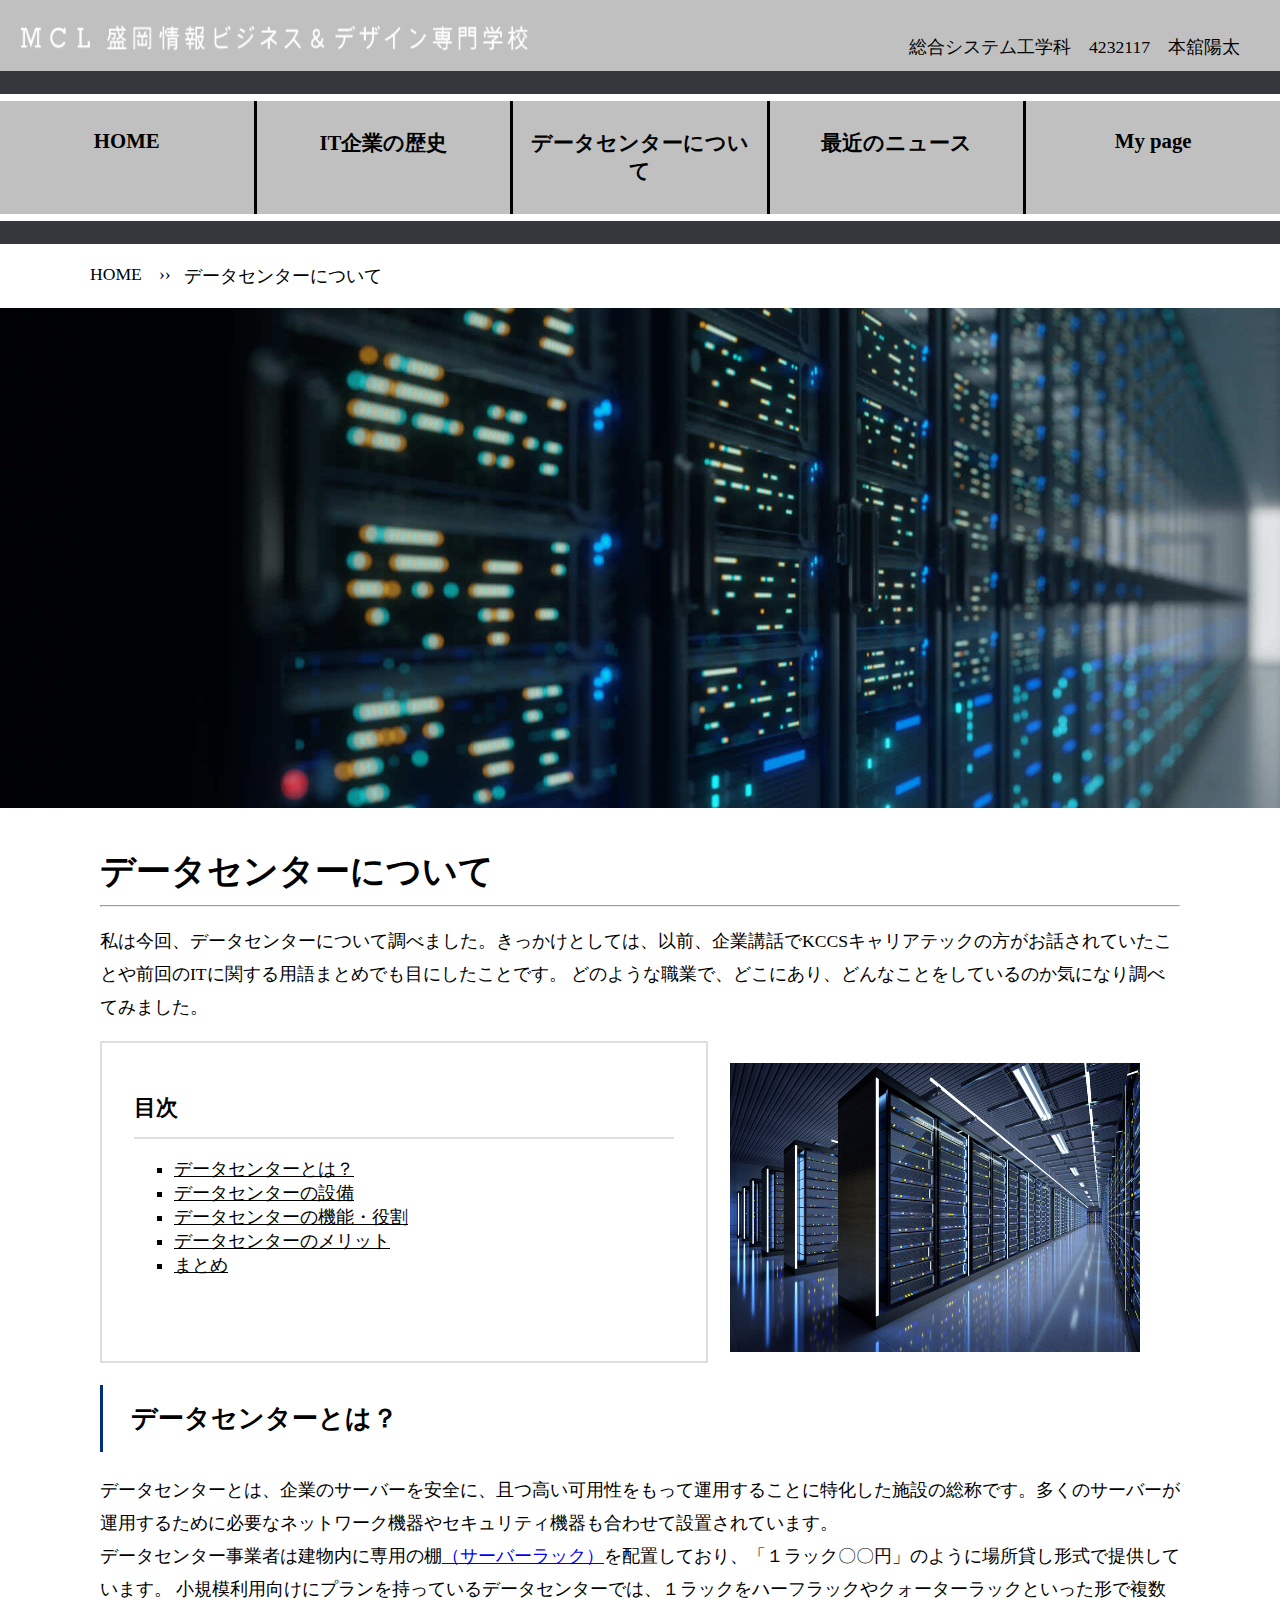
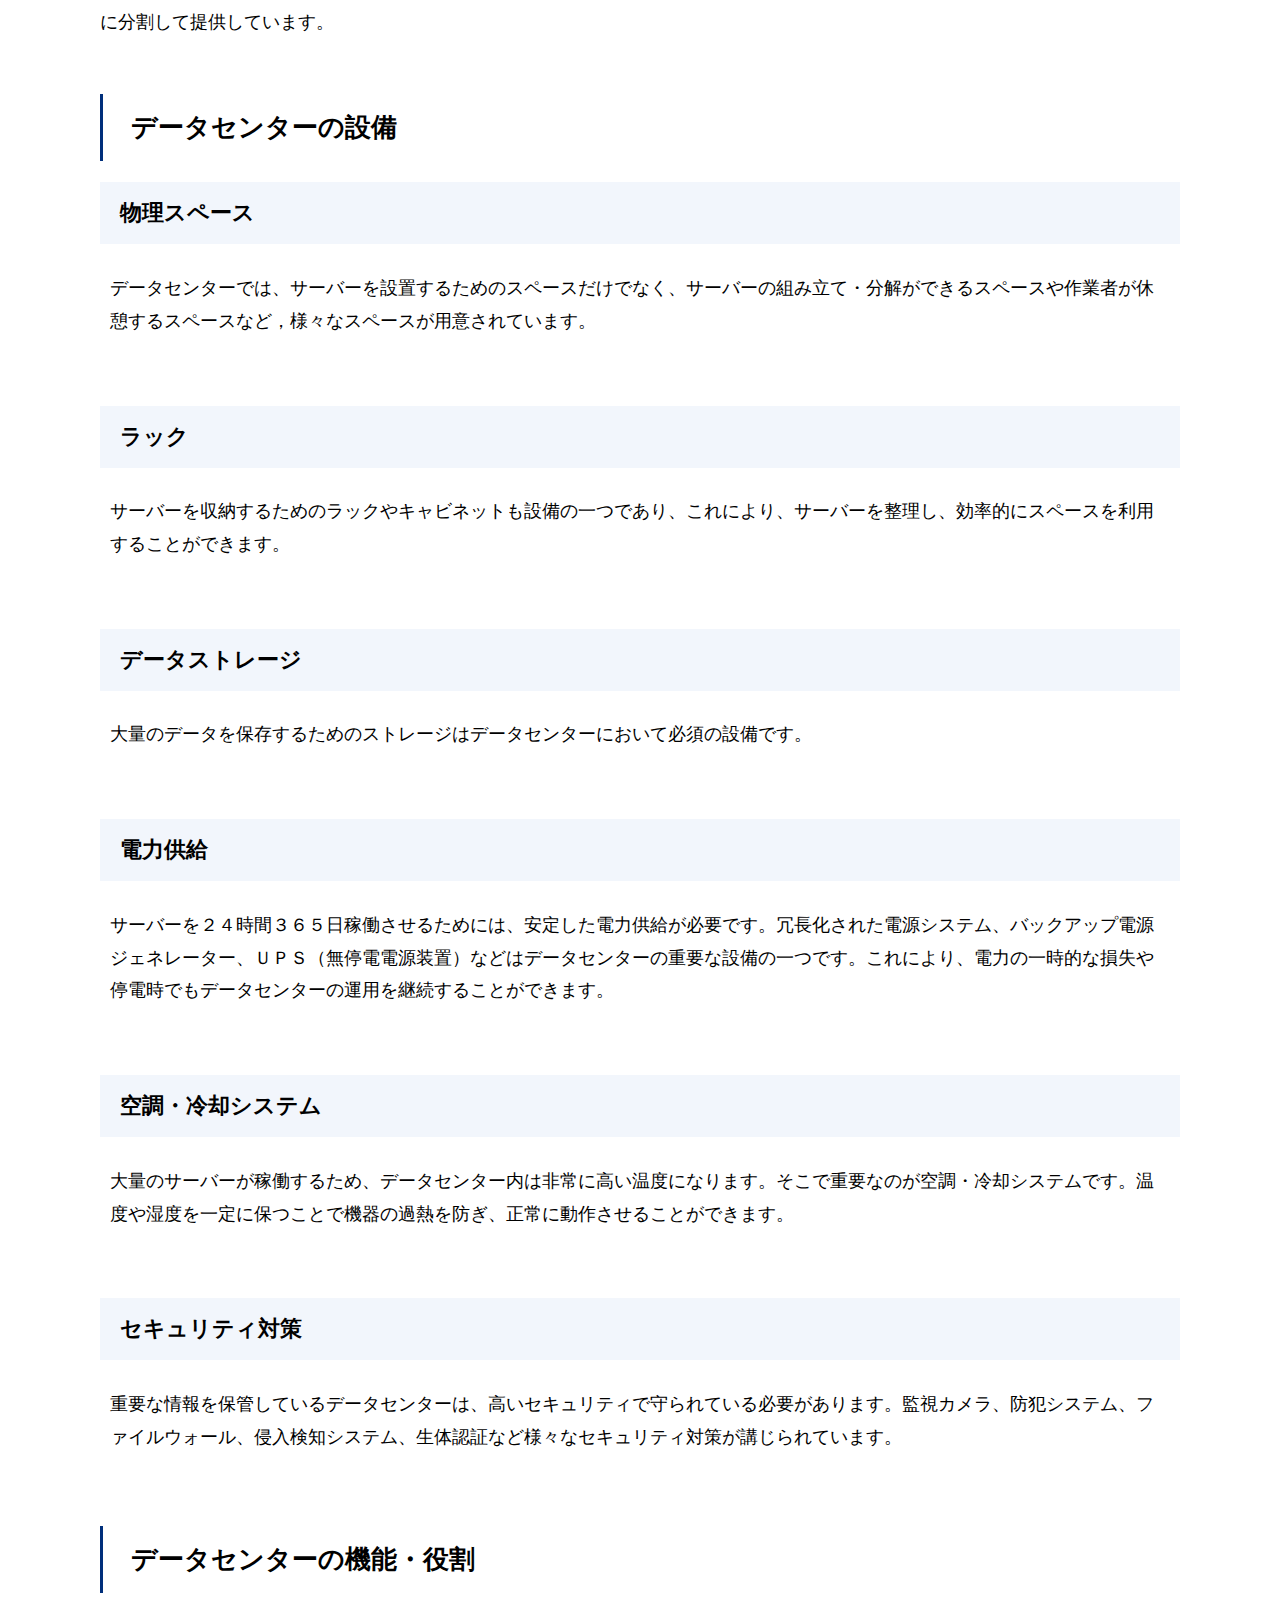
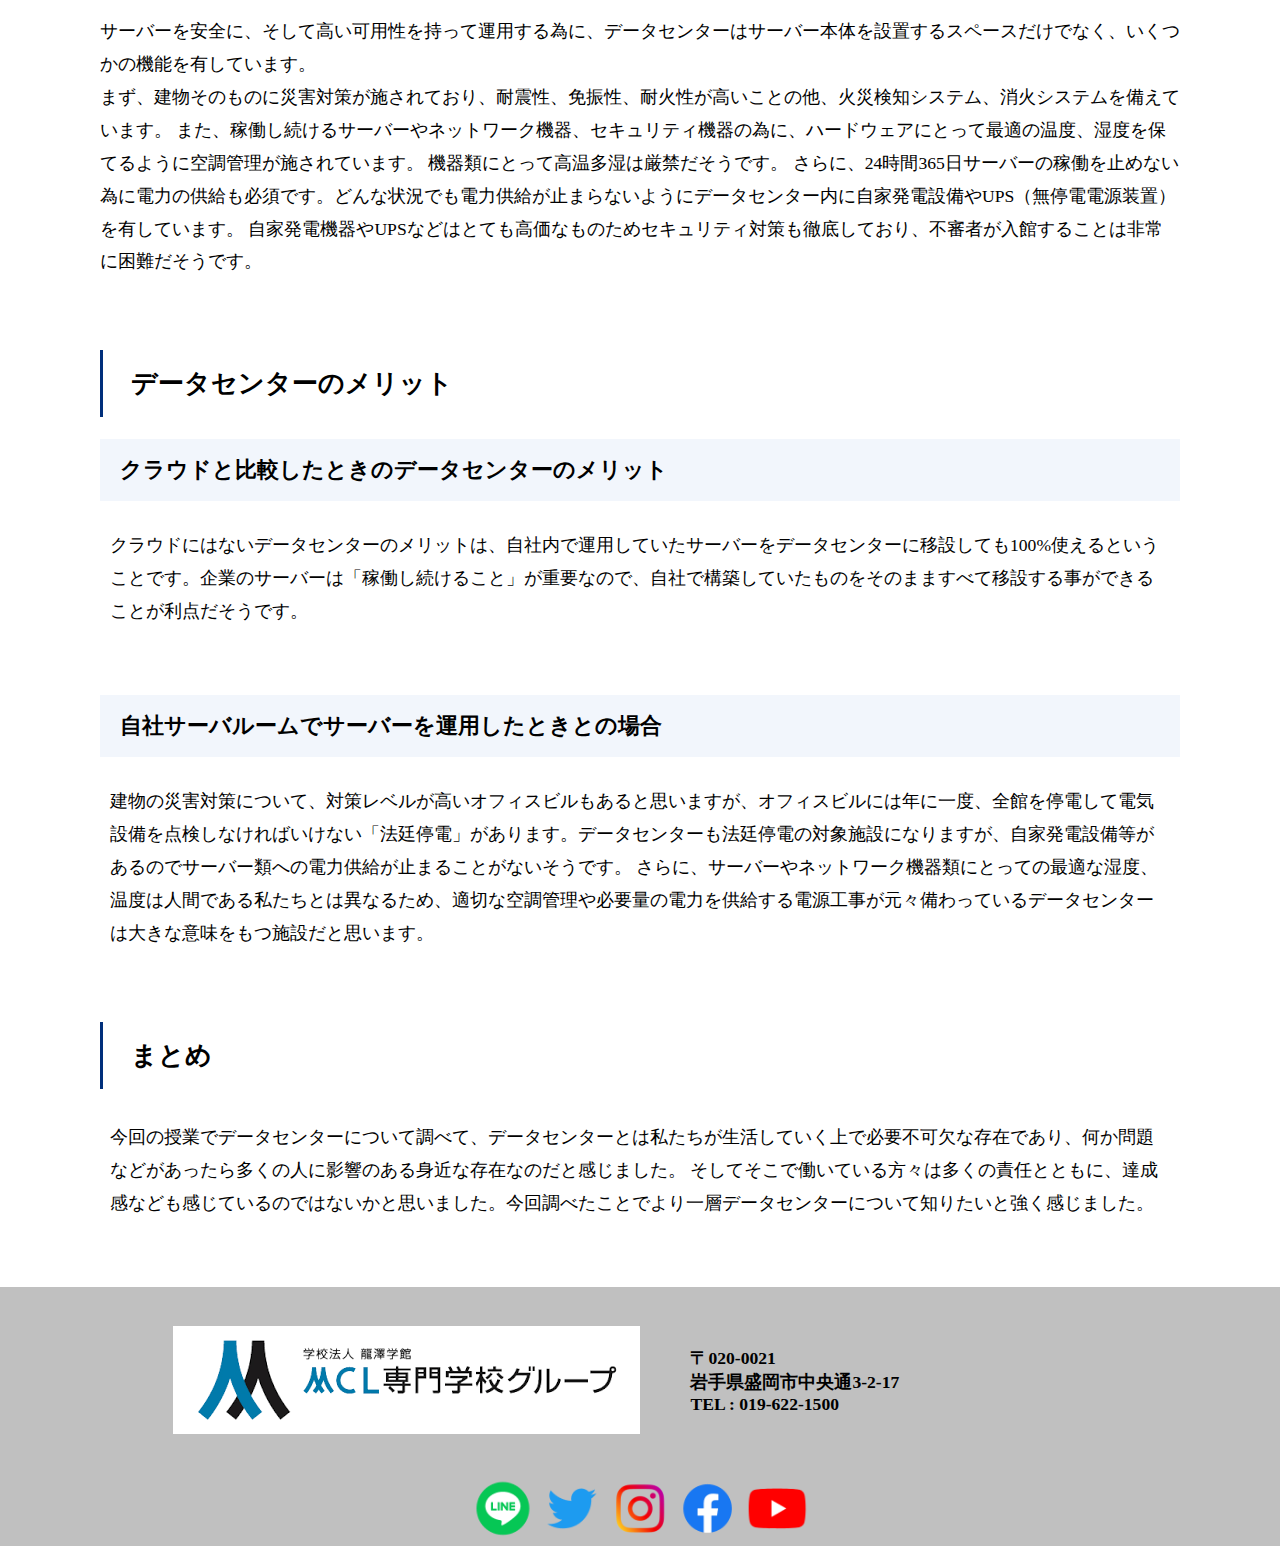
<file: midterm assignment/HTML/occupation.html>
<!DOCTYPE html>
<html lang="en">

<head>
    <meta charset="UTF-8">
    <meta name="viewport" content="width=device-width, initial-scale=1.0">
    <title>Occupation</title>
    <link rel="stylesheet" href="it.html">
    <link rel="stylesheet" href="news.html">
    <link rel="stylesheet" href="self-introduction.html">
    <link rel="stylesheet" href="../CSS/all-style.css">
    <link rel="stylesheet" href="../CSS/occupation-style.css">
    <link rel="icon" href="../img/occupation/ファビコン.jpg">
</head>

<body>
    <header class="sitehead">
        <div class="sitehead_inner">
            <main class="sitehead_left">
                <a href="../index.html">
                    <img src="../img/all/h1_logo.png" alt="h1_logo">
                </a>
            </main>

            <aside class="sitehead_right">
                <div>
                    <p>総合システム工学科　4232117　本舘陽太</p>
                </div>
            </aside>
        </div>
    </header>
    <div class="mainvisualnav_nav">
        <nav>
            <ul class="mainvisualnav">
                <li class="mainvisualnav_item">
                    <a href="../index.html">
                        <p class="mainvisualnav__title">HOME</p>
                    </a>
                </li>
                <li class="mainvisualnav_item">
                    <a href="it.html">
                        <p class="mainvisualnav__title">IT企業の歴史</p>
                    </a>
                </li>
                <li class="mainvisualnav_item">
                    <a href="#">
                        <p class="mainvisualnav__title">データセンターについて</p>
                    </a>
                </li>
                <li class="mainvisualnav_item">
                    <a href="news.html">
                        <p class="mainvisualnav__title">最近のニュース</p>
                    </a>
                </li>
                <li class="mainvisualnav_item">
                    <a href="self-introduction.html">
                        <p class="mainvisualnav__title">My page</p>
                    </a>
                </li>
            </ul>
        </nav>
    </div>

 
    <ol class="breadcrumbs">
        <li><a href="../index.html">HOME</a></li>
        <li><a href="#">データセンターについて</a></li>
    </ol>

    <div class="home_ipg">
        <img src="../img/occupation/Date.jpg" alt="歴史">
    </div>


    <div class="main_width">
        <h1>データセンターについて</h1>
        <hr>
        <p>私は今回、データセンターについて調べました。きっかけとしては、以前、企業講話でKCCSキャリアテックの方がお話されていたことや前回のITに関する用語まとめでも目にしたことです。
            どのような職業で、どこにあり、どんなことをしているのか気になり調べてみました。
        </p>

        <div class="page_aside">

            <div class="page_index">
                <p>目次</p>
                <ul type="square">
                    <li><a href="#page1">データセンターとは？</a></li>
                    <li><a href="#page2">データセンターの設備</a></li>
                    <li><a href="#page3">データセンターの機能・役割</a></li>
                    <li><a href="#page4">データセンターのメリット</a></li>
                    <li><a href="#page5">まとめ</a></li>
                </ul>
            </div>

            <aside class="photograph">
                <img src="../img/occupation/datesenter.jpg" alt="datesenter">
            </aside>

        </div>


        <h2 id="page1">データセンターとは？</h2>
        <p>データセンターとは、企業のサーバーを安全に、且つ高い可用性をもって運用することに特化した施設の総称です。多くのサーバーが運用するために必要なネットワーク機器やセキュリティ機器も合わせて設置されています。<br>
            データセンター事業者は建物内に専用の棚<a
                href="https://ja.wikipedia.org/wiki/%E3%83%A9%E3%83%83%E3%82%AF%E3%83%9E%E3%82%A6%E3%83%B3%E3%83%88%E5%9E%8B%E3%82%B5%E3%83%BC%E3%83%90">（サーバーラック）</a>を配置しており、「１ラック〇〇円」のように場所貸し形式で提供しています。
            小規模利用向けにプランを持っているデータセンターでは、１ラックをハーフラックやクォーターラックといった形で複数に分割して提供しています。<br>
            <br>
        <div class="Facility">

            <h2 id="page2">データセンターの設備</h2>
            <h3 class="modttl_h3">物理スペース</h3>
            <p>データセンターでは、サーバーを設置するためのスペースだけでなく、サーバーの組み立て・分解ができるスペースや作業者が休憩するスペースなど，様々なスペースが用意されています。</p>
            <h3 class="modttl_h3">ラック</h3>
            <p>サーバーを収納するためのラックやキャビネットも設備の一つであり、これにより、サーバーを整理し、効率的にスペースを利用することができます。</p>
            <h3 class="modttl_h3">データストレージ</h3>
            <p>大量のデータを保存するためのストレージはデータセンターにおいて必須の設備です。</p>
            <h3 class="modttl_h3">電力供給</h3>
            <p>サーバーを２４時間３６５日稼働させるためには、安定した電力供給が必要です。冗長化された電源システム、バックアップ電源ジェネレーター、ＵＰＳ（無停電電源装置）などはデータセンターの重要な設備の一つです。これにより、電力の一時的な損失や停電時でもデータセンターの運用を継続することができます。
            </p>
            <h3 class="modttl_h3">空調・冷却システム</h3>
            <p>大量のサーバーが稼働するため、データセンター内は非常に高い温度になります。そこで重要なのが空調・冷却システムです。温度や湿度を一定に保つことで機器の過熱を防ぎ、正常に動作させることができます。</p>
            <h3 class="modttl_h3">セキュリティ対策</h3>
            <p>重要な情報を保管しているデータセンターは、高いセキュリティで守られている必要があります。監視カメラ、防犯システム、ファイルウォール、侵入検知システム、生体認証など様々なセキュリティ対策が講じられています。
            </p>

        </div>

        <h2 id="page3">データセンターの機能・役割</h2>

        <p class="function">サーバーを安全に、そして高い可用性を持って運用する為に、データセンターはサーバー本体を設置するスペースだけでなく、いくつかの機能を有しています。<br>
            まず、建物そのものに災害対策が施されており、耐震性、免振性、耐火性が高いことの他、火災検知システム、消火システムを備えています。
            また、稼働し続けるサーバーやネットワーク機器、セキュリティ機器の為に、ハードウェアにとって最適の温度、湿度を保てるように空調管理が施されています。
            機器類にとって高温多湿は厳禁だそうです。
            さらに、24時間365日サーバーの稼働を止めない為に電力の供給も必須です。どんな状況でも電力供給が止まらないようにデータセンター内に自家発電設備やUPS（無停電電源装置）を有しています。
            自家発電機器やUPSなどはとても高価なものためセキュリティ対策も徹底しており、不審者が入館することは非常に困難だそうです。</p>

        <div class="Meritto">

            <h2 id="page4">データセンターのメリット</h2>

            <h3 class="Meritto_h3">クラウドと比較したときのデータセンターのメリット</h3>

            <p>クラウドにはないデータセンターのメリットは、自社内で運用していたサーバーをデータセンターに移設しても100%使えるということです。企業のサーバーは「稼働し続けること」が重要なので、自社で構築していたものをそのまますべて移設する事ができることが利点だそうです。
            </p>

            <h3 class="Meritto_h3">自社サーバルームでサーバーを運用したときとの場合</h3>

            <p>建物の災害対策について、対策レベルが高いオフィスビルもあると思いますが、オフィスビルには年に一度、全館を停電して電気設備を点検しなければいけない「法廷停電」があります。データセンターも法廷停電の対象施設になりますが、自家発電設備等があるのでサーバー類への電力供給が止まることがないそうです。
                さらに、サーバーやネットワーク機器類にとっての最適な湿度、温度は人間である私たちとは異なるため、適切な空調管理や必要量の電力を供給する電源工事が元々備わっているデータセンターは大きな意味をもつ施設だと思います。
            </p>
        </div>

        <h2 class="summary" id="page5">まとめ</h2>
        <p class="summary_p"> 今回の授業でデータセンターについて調べて、データセンターとは私たちが生活していく上で必要不可欠な存在であり、何か問題などがあったら多くの人に影響のある身近な存在なのだと感じました。
            そしてそこで働いている方々は多くの責任とともに、達成感なども感じているのではないかと思いました。今回調べたことでより一層データセンターについて知りたいと強く感じました。
        </p>
    </div>

    <footer>
        <div class="container">
            <main class="container_left">
                <div class="footer_img">
                    <img src="../img/all/download.png" alt="MCL">
                </div>
            </main>

            <aside class="footer_right">
                <p class="footer_p">〒020-0021 <br>
                    岩手県盛岡市中央通3-2-17 <br>
                    TEL : 019-622-1500
                </p>
            </aside>
        </div>

        <div class="box">
            <nav>
                <a href="https://line.me/R/ti/p/@498xrxml"><img src="../img/all/line.png" alt="line"></a>
                <a href="https://twitter.com/morijyobi_olive"><img src="../img/all/tw.png" alt="tw"></a>
                <a href="https://www.instagram.com/morijyobi_official/"><img src="../img/all/insta.png" alt="insta"></a>
                <a href="https://www.facebook.com/morijyobi/"><img src="../img/all/facebook.png" alt="facebook"></a>
                <a href="https://www.youtube.com/channel/UCAKPgACb02tmwJKZDAlQENA"><img src="../img/all/yt.png"
                        alt="youtube"></a>
            </nav>
        </div>
    </footer>


</body>

</html>
</file>
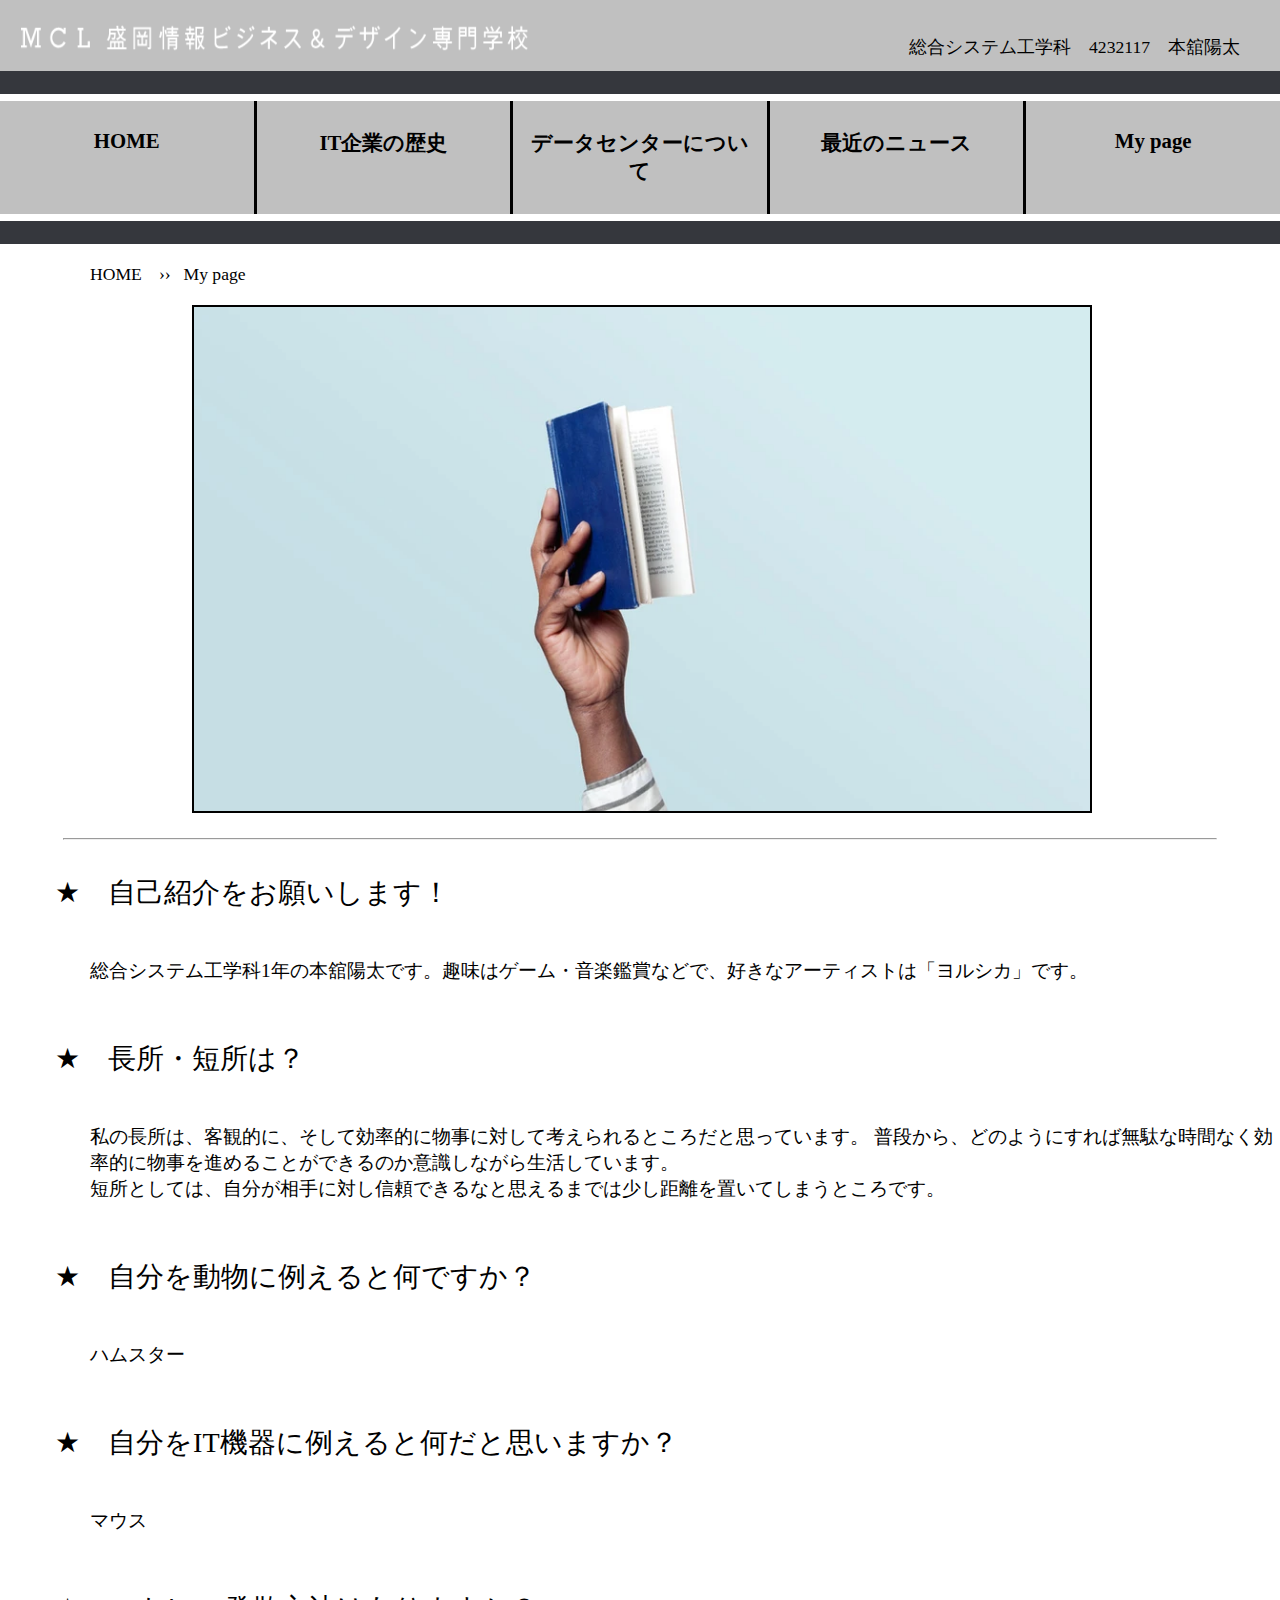
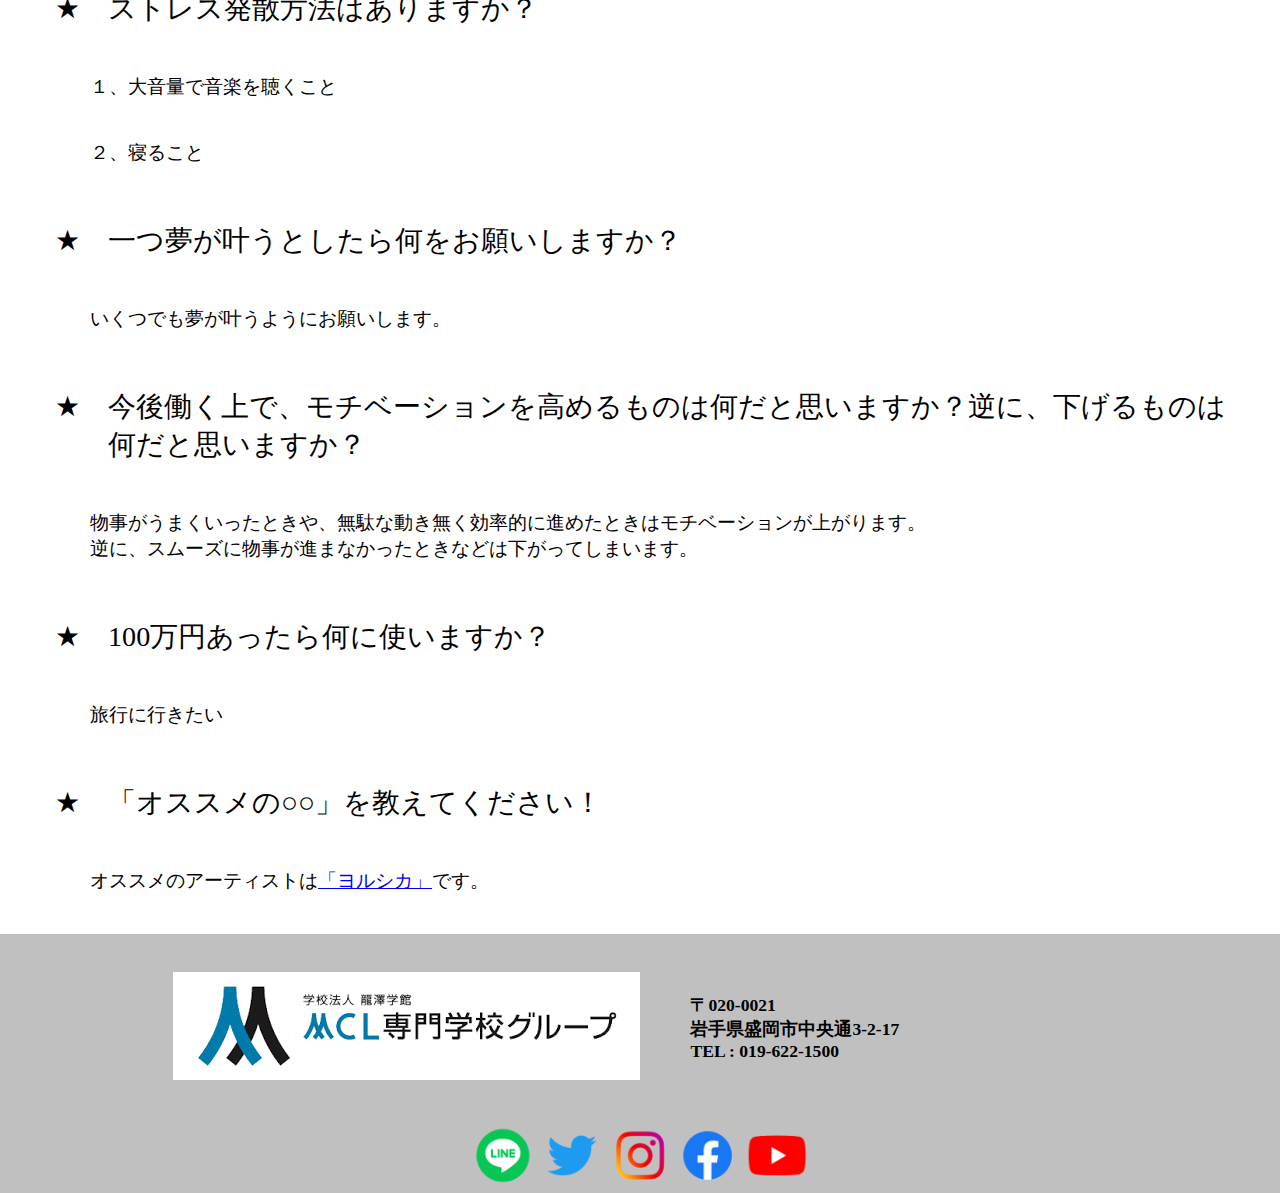
<file: midterm assignment/HTML/self-introduction.html>
<!--記述済みの部分は変更しないでください！-->
<!DOCTYPE html>
<html lang="en">

<head>
    <meta charset="UTF-8">
    <meta name="viewport" content="width=device-width, initial-scale=1.0">
    <title>自己紹介</title>
    <link rel="stylesheet" href="../CSS/all-style.css">
    <link rel="stylesheet" href="../CSS/self-introduction-style.css">
    <link rel="stylesheet" href="it.html">
    <link rel="stylesheet" href="occupation.html">
    <link rel="stylesheet" href="#">
    <link rel="stylesheet" href="news.html">
    <link rel="icon" href="../img/self/サラリーマン.png">
</head>

<body>

    <header class="sitehead">
        <div class="sitehead_inner">
            <main class="sitehead_left">
                <a href="../index.html">
                    <img src="../img/all/h1_logo.png" alt="h1_logo">
                </a>
            </main>

            <aside class="sitehead_right">
                <div>
                    <p>総合システム工学科　4232117　本舘陽太</p>
                </div>
            </aside>
        </div>
    </header>

    <div class="mainvisualnav_nav">
        <nav>
            <ul class="mainvisualnav">
                <li class="mainvisualnav_item">
                    <a href="../index.html">
                        <p class="mainvisualnav__title">HOME</p>
                    </a>
                </li>
                <li class="mainvisualnav_item">
                    <a href="it.html">
                        <p class="mainvisualnav__title">IT企業の歴史</p>
                    </a>
                </li>
                <li class="mainvisualnav_item">
                    <a href="occupation.html">
                        <p class="mainvisualnav__title">データセンターについて</p>
                    </a>
                </li>
                <li class="mainvisualnav_item">
                    <a href="news.html">
                        <p class="mainvisualnav__title">最近のニュース</p>
                    </a>
                </li>
                <li class="mainvisualnav_item">
                    <a href="#">
                        <p class="mainvisualnav__title">My page</p>
                    </a>
                </li>
            </ul>
        </nav>
    </div>

    <ol class="breadcrumbs">
        <li><a href="../index.html">HOME</a></li>
        <li><a href="#">My page</a></li>
    </ol>

    <div class="self_jpg">
        <img src="../img/self/self.webp" alt="self">
    </div>
    <hr class="self_hr" width="90%">

    <ul class="mark-list">
        <li class="list_tag" id="self1">自己紹介をお願いします！</li>
        <p>総合システム工学科1年の本舘陽太です。趣味はゲーム・音楽鑑賞などで、好きなアーティストは「ヨルシカ」です。</p>
        <li class="list_tag" id="self2">長所・短所は？</li>
        <p>私の長所は、客観的に、そして効率的に物事に対して考えられるところだと思っています。
            普段から、どのようにすれば無駄な時間なく効率的に物事を進めることができるのか意識しながら生活しています。 <br>
            短所としては、自分が相手に対し信頼できるなと思えるまでは少し距離を置いてしまうところです。</p>
        <li class="list_tag" id="self3">自分を動物に例えると何ですか？</li>
        <p>ハムスター</p>
        <li class="list_tag" id="self4">自分をIT機器に例えると何だと思いますか？</li>
        <p>マウス</p>
        <li class="list_tag" id="self5">ストレス発散方法はありますか？</li>
        <p>１、大音量で音楽を聴くこと</p>
        <p>２、寝ること</p>
        <li class="list_tag" id="self6">一つ夢が叶うとしたら何をお願いしますか？</li>
        <p>いくつでも夢が叶うようにお願いします。</p>
        <li class="list_tag" id="self7">今後働く上で、モチベーションを高めるものは何だと思いますか？逆に、下げるものは何だと思いますか？</li>
        <p>物事がうまくいったときや、無駄な動き無く効率的に進めたときはモチベーションが上がります。<br>
            逆に、スムーズに物事が進まなかったときなどは下がってしまいます。</p>
        <li class="list_tag" id="self8">100万円あったら何に使いますか？</li>
        <p>旅行に行きたい</p>
        <li class="list_tag" id="self9">「オススメの○○」を教えてください！</li>
        <p>オススメのアーティストは<a href="https://yorushika.com/">「ヨルシカ」</a>です。</p>
    </ul>

    <footer>
        <div class="container">
            <main class="container_left">
                <div class="footer_img">
                    <img src="../img/all/download.png" alt="MCL">
                </div>
            </main>

            <aside class="footer_right">
                <p class="footer_p">〒020-0021 <br>
                    岩手県盛岡市中央通3-2-17 <br>
                    TEL : 019-622-1500
                </p>
            </aside>
        </div>
        <div class="box">
            <nav>
                <a href="https://line.me/R/ti/p/@498xrxml"><img src="../img/all/line.png" alt="line"></a>
                <a href="https://twitter.com/morijyobi_olive"><img src="../img/all/tw.png" alt="tw"></a>
                <a href="https://www.instagram.com/morijyobi_official/"><img src="../img/all/insta.png" alt="insta"></a>
                <a href="https://www.facebook.com/morijyobi/"><img src="../img/all/facebook.png" alt="facebook"></a>
                <a href="https://www.youtube.com/channel/UCAKPgACb02tmwJKZDAlQENA"><img src="../img/all/yt.png"
                        alt="youtube"></a>
            </nav>
        </div>
    </footer>
</body>

</html>
</file>
<file: profile/profile-style.css>
@charset "utl-8";

.text-blue {
    background-color : rgb(139, 139, 245);
}
#bg-orange {
    color : orange;
}
#bg-blue {
    color : #000ff0;
}
</file>
<file: box/box-layout-style.css>
@charset "utf-8";

.radao{
    width: 200px;
    height: 200px;
    margin: 0 auto;
}
.radao img {
    width: 100%;
    height: 100%;
    object-fit: contain;
}
.guti {
    text-align: center;
    width: 300px;
    width: 25%;
    margin: 20px;
    background-color: rgb(63, 202, 107);
    padding: 10px;
}
.first {
    display: flex;
    justify-content: space-evenly;
}
.second{
    display: flex;
    justify-content: space-evenly;
}
.guti a {
    text-decoration: none;
    background-color: aliceblue;
    padding: 6px;
    color: black;
    border-radius: 20px;
}
h1 {
    text-align: center;
}
.guti p {
    text-align: center;
    margin: 0 auto;
    padding: 10px;
    width: 90%;
}
.guti h2 {
    text-align: center;
    width: 90%;
    margin: 0 auto;
    padding: 10px;
}
</file>
<file: form/form-style.css>
@charset "utl-8";

body{
    font-size: 0.7rem;
}
form{
    line-height: 250%;
}
</file>
<file: form/regisuter-style.css>
@charset "utl-8";

table{
    border: solid 3px white;
}
.hissu {
    background-color: red;
    border-radius: 10px;
    color: white;
    font-size: 12px;
}
.tiisaku {
    font-size: 12px;
}
th {
    background-color: rgb(71, 119, 181);
    text-align: left;
    vertical-align: top;
}
td {
    background-color: rgb(233, 232, 236);
}
</file>
<file: table/table-style.css>
@charset "utl-8";

body {
    font-family : "HGS教科書体", serif;
    font-size : 20px;
}
 table, tr, td, th {
    border : solid 3px black;
}
table, th, td{
    border-collapse: collapse;
}
table {
    margin : auto;
}
thead {
    background-color : #87CEFA;
}

img {
    width : 250px;
}
</file>
<file: midterm assignment/CSS/all-style.css>
@charset "utl-8";

body {
    min-width: 1000px;
}

/* パンくずリスト */
.breadcrumbs {
    list-style: none;
    display: flex;
    margin: 20px 50px;
}

.breadcrumbs li::after {
    content: " ›› ";
    padding: 0 0.8rem;
}

.breadcrumbs a {
    text-decoration: none;
    color: black;
}

.breadcrumbs li:last-child::after {
    content: "";
}

/* ヘッダー */

.sitehead_inner {
    display: flex;
    justify-content: space-between;
}

.sitehead_right p {
    margin: 35px 40px 0 0;
}

header,
footer {
    background-color: #c0c0c0;
}

.sitehead_left {
    text-align: left;
    margin: 1%;
}

.sitehead_left img {
    width: 80%;
    height: 110%;
}

body {
    font-family: '游ゴシック', serif;
    color: black;
    margin: 0 auto;
    font-size: 1.3rem;
}

/* ヘッダー終了 */

/* ホーム写真 */
.home_ipg {
    position: relative;
    width: 100%;
    height: 500px;
    margin: 0 auto;
}

.home_ipg img {
    width: 100%;
    height: 100%;
}

.home_ipg p {
    position: absolute;
    color: white;
    font-weight: bold;
    font-size: 4rem;
    top: 16%;
    left: 12%;
    font-family: 'Georgia', serif;
}

/* ホーム写真終了 */

/* 目次 */

.mainvisualnav_nav {
    background-color: #35373d;
    padding: 6px 0px;
    width: 100%;
}

.mainvisualnav {
    padding: 0.5% 0%;
    width: 100%;
    height: 20%;
    display: flex;
    text-align: center;
    background-color: white;
    list-style: none;
}

.mainvisualnav_item+.mainvisualnav_item {
    border-left: 3px solid black;
    border-top: 100% solid black;
}

.mainvisualnav_item {
    width: 25%;
    text-align: center;
    background-color: #c0c0c0;
    -webkit-transition: all 0.3s ease;
    -moz-transition: all 0.3s ease;
    -o-transition: all 0.3s ease;
    transition: all 0.3s ease;
}

.mainvisualnav_item:hover {
    background-color: #808080;
}

.mainvisualnav_item a {
    display: block;
    padding: 0.5rem;
    color: black;
    text-decoration: none;
    font-weight: bold;
    font-size: 1.3rem;
}


/* フッター */

.container {
    display: flex;
    align-items: center;
    justify-content: center;
}

.container_left {
    text-align: right;
    margin: 3%;
    width: 50%;
}


.footer_right {
    width: 50%;
}

.footer_p {
    margin: 0%;
    justify-content: left;
    padding: 3.5% 2% 4%;
    font-weight: bold;
}



/* LINEなどのアイコン */
.box {
    text-align: center;
    display: flex;
    justify-content: center;
}

nav {
    width: 100%;
}

.box img {
    width: 5%;
}

/* LINEなどのアイコン終了 */



/* フッター終了 */
</file>
<file: midterm assignment/CSS/it-style.css>
@charset "UTF-8";

body {
    min-width: 700px;
    font-size: 1.1rem
}

h1 {
    font-size: 140%;
    padding: 16px 28px;
    border-left: 3px solid #002F7B;
    margin: 20px 60px;
}

h2 {
    font-size: 130%;
    padding: 16px 24px;
    border-left: 3px solid #002F7B;
    margin: 20px 80px;
}



/* ホーム写真 */
.it_ipg {
    position: relative;
    width: 100%;
    height: 500px;
    margin: 0 0 50px;
}

.it_ipg img {
    width: 100%;
    height: 100%;
}

.it_ipg p {
    position: absolute;
    font-weight: bold;
    top: 16%;
    left: 12%;
    font-family: 'Georgia', serif;
    color: white;
    font-size: 65px !important;
    text-shadow: 1px 1px 0 #000, -1px 1px 0 #000, 1px -1px 0 #000, -1px -1px 0 #000;
}


/* ホーム写真終了 */

/* 日本の企業 */

table,
th,
td {
    border: solid 1px black;
    border-collapse: collapse;
}

th,
td {
    padding: 10px;
}

.container {
    display: flex;
}

.it1_main {
    margin: 20px 0px 0px 70px;
    width: 100%;
}

.it1_aside {
    margin: 0 90px 0 0;
    padding: 30px;
}


.it1_p {
    margin: 0 80px;
}

.japan {
    text-align: center;
    width: 100%;
}

.japan a {
    text-decoration: none;
}

/* 目次 */

.page_index a {
    color: black;
    text-decoration: none;
}
.page_index a:hover {
    text-decoration: underline;
}

.page_all {
    margin: 10px 40% 0 100px;
}


.page_index {
    width: auto;
    border: 2px solid #DEDEDE;
    padding: 32px;


}

.page_index p {
    font-size: 115%;
    font-weight: 600;
    line-height: 1;
    padding-bottom: 18px;
    border-bottom: 2px solid #DEDEDE;
    margin-bottom: 18px;
}

/* 北米の企業について */

.page_aside {
    display: flex;
}

.page_main {
    width: 60%;
    margin: 0 0 0 100px;
}

.aside_img {
    width: 20%;
    margin: 20px 50px 0 40px;
}

.aside_img img {
    width: 100%;
    height: 80%;
}
</file>
<file: midterm assignment/CSS/news-style.css>
@charset "utf-8";

body {
    min-width: 700px;
    font-size: 1.1rem
}

.h2_tag {
    text-align: center;
    font-size: 150%;
    padding: 10px 28px;
    margin: 20px 0 0px 0;
}

.firstnews {
    margin: 0% 20%;
}

.news_p {
    margin: 0;
}

.news_div {
    margin: 10px 20% 10%;
    font-size: 1.25rem;
    line-height: 1.8888;
    letter-spacing: 0.05rem;
    display: flow-root;
}

.float_left {
    float: left;
    width: 60%;
    margin: 1rem 1rem 0 1rem;
}

.news2_img img {
    width: 100%;
    height: auto;
}

/* 目次とaside */

.page_index1 {
    display: flex;
}

.page_aside {
    width: 60%;
    margin: 0 auto;
}

.page_aside p {
    margin: 20px 50px;
}

.aside {
    width: 40%;
}

.aside img {
    margin: 0 35%;
    width: 95%;
    height: 90%;
}

/* ホーム写真 */
.home_ipg {
    position: relative;
    width: 100%;
    height: 550px;
    margin: 0 auto;
}

.home_ipg img {
    width: 100%;
    height: 100%;
}

.home_ipg p {
    position: absolute;
    color: white;
    font-weight: bold;
    font-size: 4rem;
    top: 16%;
    left: 12%;
    font-family: 'Georgia', serif;
}

/* ホーム写真終了 */

/* 目次 */

.page_index a {

    color: black;

}

.page_index a:hover {
    text-decoration: none;
}

.page_index {
    width: 100%;
    border: 2px solid #DEDEDE;
}

.page_index p {
    font-size: 125%;
    font-weight: 600;
    line-height: 1;
    padding-bottom: 18px;
    border-bottom: 2px solid #DEDEDE;
    margin-bottom: 18px;
}


/* topに戻るボタン */

#page_top {
    width: 50px;
    height: 50px;
    position: fixed;
    right: 10px;
    bottom: 10px;
    background: black;
    opacity: 0.6;
}

#page_top a {
    position: relative;
    display: block;
    width: 50px;
    height: 50px;
    text-decoration: none;
}

#page_top a::before {
    font-family: 'Font Awesome 5 Free';
    font-weight: 900;
    content: '\f102';
    font-size: 25px;
    color: #fff;
    position: absolute;
    width: 25px;
    height: 25px;
    top: 0;
    bottom: 10px;
    right: 0;
    left: 0;
    margin: auto;
    text-align: center;
}
</file>
<file: midterm assignment/CSS/occupation-style.css>
@charset "utf-8";

body {
    min-width: 700px;
    font-size: 1.1rem
}

.main_width {
    padding: 0 100px;
}

h1 {
    margin: 40px 0 10px;
}

h2 {
    font-size: 150%;
    padding: 16px 28px;
    border-left: 3px solid #002F7B;
}

.main_width p {
    line-height: 1.875;
}

/* 目次とaside */

.page_aside {
    display: flex;
}

.photograph {
    width: 40%;
}

.photograph img {
    width: 95%;
    height: 90%;
    padding: 5%;
}

/* 目次 */

.page_index a {
    color: black;
}

.page_index a:hover {
    text-decoration: none;
}

.page_index {
    width: 50%;
    border: 2px solid #DEDEDE;
    padding: 32px;

}

.page_index p {
    font-size: 125%;
    font-weight: 600;
    line-height: 1;
    padding-bottom: 18px;
    border-bottom: 2px solid #DEDEDE;
    margin-bottom: 18px;
}

/* データセンターの設備 */

.modttl_h3 {
    font-size: 125%;
    padding: 16px 20px;
    margin: auto;
    background: #F2F6FC;
}

.Facility p {
    padding: 10px 10px 50px;
}

/* データセンターの機能・役割 */
.function {
    padding: 0 0 50px;
}

/* データセンターのメリット */

.Meritto_h3 {
    font-size: 125%;
    padding: 16px 20px;
    margin: auto;
    background: #F2F6FC;
}

.Meritto p {
    padding: 10px 10px 50px;
}

/* まとめ */

.summary_p {
    padding: 10px 10px 50px;
}
</file>
<file: midterm assignment/CSS/self-introduction-style.css>
/*記述済みの部分は変更しないでください！*/

@charset "utf-8";

body {
    min-width: 700px;
    font-size: 1.1rem
}


.mark-list {
    list-style: "★";
}

.list_tag {
    font-size: 160%;
    padding: 16px 28px;
    margin-left: 40px;
}

.self_jpg {

    width: 70%;
    margin: 0 auto;
    margin-top: 20px;
}

.self_jpg img {
    border: solid 2px black;
    width: 100%;
}

.self_hr {
    margin: 0 auto;
    margin-top: 20px;
}

.mark-list p {
    margin: 30px 0 40px 50px;
    font-size: 1.2rem;
}
</file>
